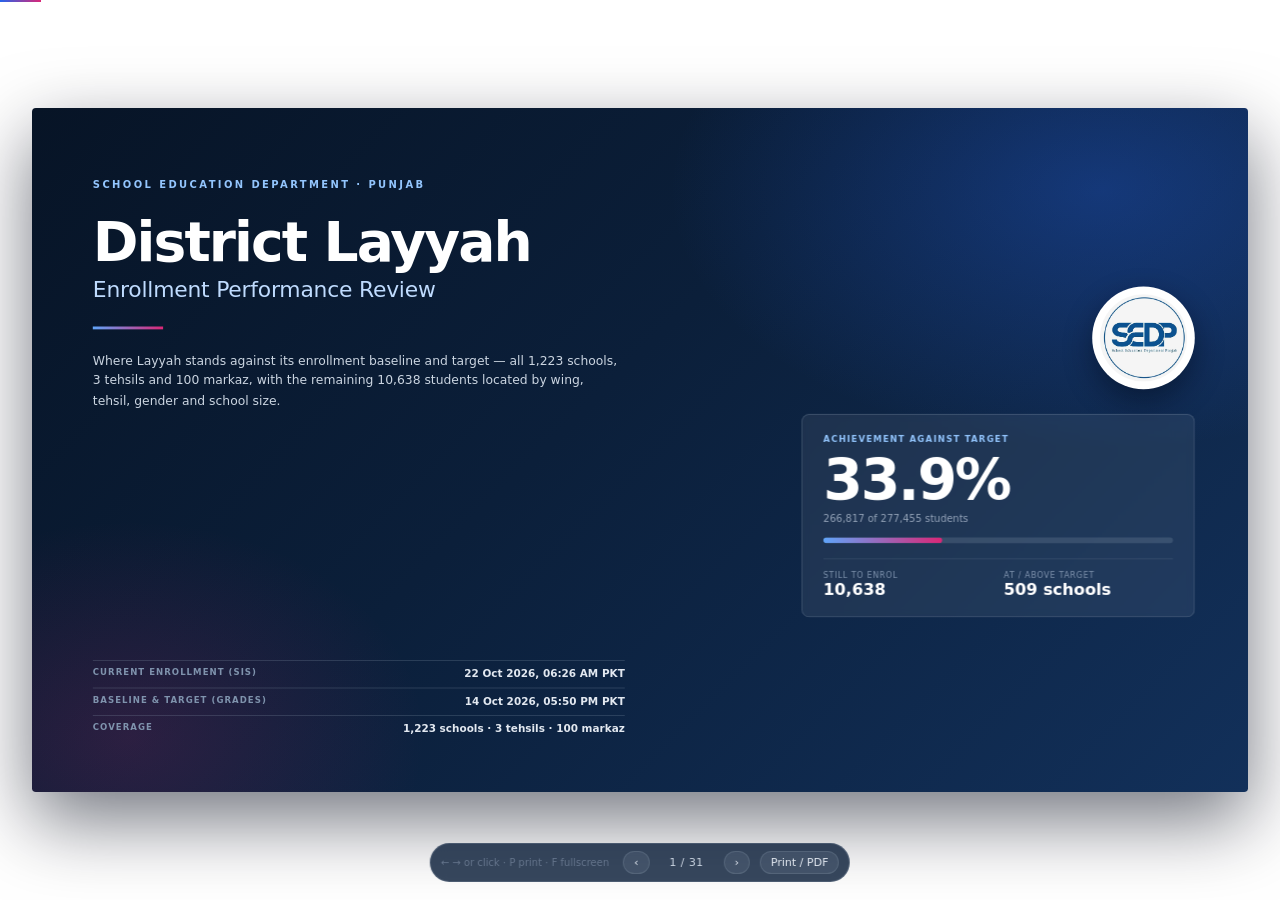
<file: layyah/index.html>
<!doctype html>
<html lang="en">
<head>
<meta charset="utf-8">
<meta name="viewport" content="width=device-width, initial-scale=1">
<title>District Layyah — Enrollment Performance Review | SED Punjab</title>
<meta name="description" content="District Layyah enrollment performance review: 1223 schools, 3 tehsils, 100 markaz, achievement against baseline and target.">
<style>
/* ==========================================================================
   District Layyah enrollment deck — SED Punjab
   Fixed 1280×720 slides, scaled to the viewport; prints one slide per page.
   ========================================================================== */
:root {
  --navy: #0b1f3a;
  --navy-2: #132a4c;
  --ink: #0f172a;
  --slate: #475569;
  --muted: #64748b;
  --line: #e2e8f0;
  --soft: #f1f5f9;
  --bg: #f8fafc;
  --blue: #2563eb;
  --sky: #60a5fa;
  --pink: #db2777;
  --rose: #f472b6;
  --green: #198754;
  --amber: #f59e0b;
  --red: #dc3545;
  --darkred: #b91c1c;
  --indigo: #4f46e5;
  --teal: #0f766e;
}
* { box-sizing: border-box; }
html, body { margin: 0; padding: 0; }
body {
  background: radial-gradient(1200px 700px at 50% 0%, #1c2b45 0%, #0c1523 55%, #070d16 100%);
  font-family: "Inter", "Segoe UI", system-ui, -apple-system, "Helvetica Neue", Arial, sans-serif;
  color: var(--ink);
  -webkit-font-smoothing: antialiased;
  font-variant-numeric: tabular-nums;
  overflow: hidden;
}
#viewport { position: fixed; inset: 0; display: flex; align-items: center; justify-content: center; }
#stage { width: 1280px; height: 720px; position: relative; transform-origin: center center; }
.slide {
  position: absolute; inset: 0;
  width: 1280px; height: 720px;
  background: #fff;
  padding: 40px 52px 46px;
  display: none; flex-direction: column;
  overflow: hidden;
  box-shadow: 0 30px 80px rgba(2, 8, 23, .55);
  border-radius: 4px;
}
.slide.active { display: flex; }
.slide::after {
  content: ""; position: absolute; left: 52px; right: 52px; bottom: 40px; height: 1px;
  background: linear-gradient(90deg, var(--line), rgba(226, 232, 240, .2));
}
.slide.no-foot::after { display: none; }
.foot {
  position: absolute; left: 52px; right: 52px; bottom: 17px;
  display: flex; justify-content: space-between; align-items: center;
  font-size: 9.5px; letter-spacing: .06em; text-transform: uppercase; color: #94a3b8;
}
.foot b { color: var(--slate); font-weight: 600; }
.foot .pg { font-variant-numeric: tabular-nums; letter-spacing: .1em; }

/* ---------------------------------------------------------------- headers */
.kicker {
  font-size: 10.5px; letter-spacing: .18em; text-transform: uppercase;
  color: var(--blue); font-weight: 700; margin-bottom: 7px;
}
h1 {
  font-size: 27px; line-height: 1.14; letter-spacing: -.02em;
  color: var(--navy); font-weight: 800; margin: 0; max-width: 1120px;
}
.sub { font-size: 12.5px; line-height: 1.5; color: var(--muted); margin-top: 6px; max-width: 1080px; }
.body { flex: 1; min-height: 0; margin-top: 15px; display: flex; flex-direction: column; }
.body-inner { width: 100%; transform-origin: top left; }
/* Full-bleed slides manage their own padding, so the body must fill the frame. */
.slide-cover .body, .slide-close .body { margin-top: 0; }
.slide-cover .body-inner, .slide-close .body-inner { height: 100%; }

/* ------------------------------------------------------------- primitives */
.grid2 { display: grid; grid-template-columns: 1fr 1fr; gap: 14px; }
.grid3 { display: grid; grid-template-columns: repeat(3, 1fr); gap: 14px; }
.grid4 { display: grid; grid-template-columns: repeat(4, 1fr); gap: 12px; }
.mt8 { margin-top: 8px; }
.mt10 { margin-top: 10px; } .mt12 { margin-top: 12px; } .mt14 { margin-top: 14px; }
.mt16 { margin-top: 16px; } .mt18 { margin-top: 18px; } .mt24 { margin-top: 24px; }
.split2 { display: grid; grid-template-columns: 1.15fr .85fr; gap: 22px; align-items: start; }
.split-wide { display: grid; grid-template-columns: 1fr 340px; gap: 24px; align-items: start; }
.side { display: flex; flex-direction: column; gap: 10px; }
.sec-h {
  font-size: 10px; letter-spacing: .13em; text-transform: uppercase;
  color: var(--slate); font-weight: 700; margin-bottom: 9px;
}
.note { font-size: 10.5px; line-height: 1.55; color: var(--muted); margin-top: 9px; }
.note b { color: var(--slate); }
.sm { font-size: 10px; color: var(--muted); font-weight: 400; }

/* ------------------------------------------------------------------- KPIs */
.kpi {
  background: #fff; border: 1px solid var(--line); border-left: 3px solid var(--blue);
  border-radius: 5px; padding: 11px 14px 12px;
}
.kpi-lab { font-size: 9.5px; text-transform: uppercase; letter-spacing: .1em; color: var(--muted); font-weight: 700; }
.kpi-val { font-size: 25px; font-weight: 800; color: var(--navy); line-height: 1.15; margin-top: 3px; letter-spacing: -.02em; }
.kpi.big .kpi-val { font-size: 32px; }
.kpi-sub { font-size: 10px; color: var(--muted); margin-top: 3px; line-height: 1.4; }
.tone-blue { border-left-color: var(--blue); }
.tone-pink { border-left-color: var(--pink); }
.tone-green { border-left-color: var(--green); }
.tone-amber { border-left-color: var(--amber); }
.tone-red { border-left-color: var(--red); }
.tone-darkred { border-left-color: var(--darkred); }
.tone-navy { border-left-color: var(--navy); }
.tone-slate { border-left-color: #94a3b8; }
.tone-indigo { border-left-color: var(--indigo); }
.tone-teal { border-left-color: var(--teal); }

/* ---------------------------------------------------------------- callout */
.callout { background: var(--bg); border: 1px solid var(--line); border-radius: 5px; padding: 11px 14px; }
.callout.tone-blue { border-left: 3px solid var(--blue); background: #f8fbff; }
.callout.tone-pink { border-left: 3px solid var(--pink); background: #fff8fb; }
.callout.tone-green { border-left: 3px solid var(--green); background: #f6fdf9; }
.callout.tone-amber { border-left: 3px solid var(--amber); background: #fffdf5; }
.callout.tone-navy { border-left: 3px solid var(--navy); background: #f8fafc; }
.callout.tone-red { border-left: 3px solid var(--red); background: #fff8f8; }
.callout.tone-slate { border-left: 3px solid #94a3b8; }
.co-title { font-size: 11.5px; font-weight: 800; color: var(--navy); margin-bottom: 4px; letter-spacing: -.01em; }
.co-text { font-size: 10.8px; line-height: 1.55; color: var(--slate); }
.co-text b { color: var(--ink); }

/* ------------------------------------------------------------------ facts */
.factbox { border: 1px solid var(--line); border-radius: 5px; overflow: hidden; }
.fb-row { display: flex; justify-content: space-between; align-items: baseline; padding: 7.5px 12px; font-size: 10.8px; border-bottom: 1px solid #eef2f7; }
.fb-row:last-child { border-bottom: none; }
.fb-row:nth-child(odd) { background: #fbfcfe; }
.fb-row span { color: var(--muted); }
.fb-row b { color: var(--navy); font-size: 11.5px; }
.fb-row i { font-style: normal; color: var(--muted); font-weight: 500; }

.stat { border: 1px solid var(--line); border-radius: 5px; padding: 9px 12px; background: #fff; display: flex; justify-content: space-between; align-items: baseline; }
.stat-v { font-size: 17px; font-weight: 800; color: var(--navy); }
.stat-v.blue { color: var(--blue); } .stat-v.pink { color: var(--pink); }
.stat-v.green { color: var(--green); } .stat-v.red { color: var(--red); }
.stat-v.darkred { color: var(--darkred); } .stat-v.amber { color: var(--amber); }
.stat-l { font-size: 9.5px; color: var(--muted); text-transform: uppercase; letter-spacing: .07em; font-weight: 600; }

/* ----------------------------------------------------------------- tables */
.tbl { width: 100%; border-collapse: collapse; font-size: 11px; }
.tbl th {
  text-align: left; font-size: 9px; text-transform: uppercase; letter-spacing: .08em;
  color: var(--muted); font-weight: 700; padding: 6px 7px; border-bottom: 1.5px solid var(--line);
  background: #f8fafc; white-space: nowrap;
}
.tbl td { padding: 6.5px 7px; border-bottom: 1px solid #eef2f7; color: var(--slate); vertical-align: middle; }
.tbl tbody tr:nth-child(even) td { background: #fcfdfe; }
.tbl tbody tr:last-child td { border-bottom: none; }
.tbl td.right, .tbl th.right { text-align: right; }
.tbl td.left, .tbl th.left { text-align: left; }
.tbl td b { color: var(--navy); }
.tbl.compact { font-size: 9.6px; }
.tbl.compact th { padding: 4px 5px; font-size: 8.2px; }
.tbl.compact td { padding: 4.2px 5px; }
.chip { display: inline-block; padding: 2px 6px; border-radius: 3px; font-weight: 700; font-size: 10px; }
.tbl.compact .chip { font-size: 8.8px; padding: 1.5px 4px; }
.rank { display: inline-flex; width: 17px; height: 17px; border-radius: 50%; background: #eef2f7; color: var(--slate); align-items: center; justify-content: center; font-size: 9px; font-weight: 700; }

/* ------------------------------------------------------------------- bars */
.bar-row { display: flex; align-items: center; gap: 10px; }
.bar-lab { font-size: 10.5px; color: var(--slate); font-weight: 600; flex: none; }
.bar-track { flex: 1; background: #f1f5f9; border-radius: 3px; overflow: hidden; }
.bar-fill { height: 100%; border-radius: 3px; }
.bar-val { font-size: 10.5px; font-weight: 700; color: var(--navy); min-width: 58px; text-align: right; flex: none; }

/* ----------------------------------------------------------------- bridge */
.bridge { padding: 30px 10px 0; }
.bridge-track { position: relative; height: 26px; border-radius: 4px; background: #f8fafc; border: 1px solid var(--line); }
.bridge-done { position: absolute; left: 0; top: 0; bottom: 0; background: linear-gradient(90deg, #1e40af, #60a5fa); border-radius: 4px 0 0 4px; }
.bridge-remain { position: absolute; top: 0; bottom: 0; background: repeating-linear-gradient(45deg, #fde68a, #fde68a 5px, #fffbeb 5px, #fffbeb 10px); border-radius: 0 4px 4px 0; }
.bridge-mark { position: absolute; top: -6px; transform: translateX(-50%); }
.bm-dot { display: block; width: 3px; height: 38px; background: var(--navy); border-radius: 2px; margin: 0 auto; }
.bridge-mark.now .bm-dot { background: var(--blue); box-shadow: 0 0 0 3px rgba(37, 99, 235, .16); }
.bridge-mark.end .bm-dot { background: var(--navy); }
.bm-lab { position: absolute; top: 46px; left: 50%; transform: translateX(-50%); text-align: center; font-size: 9.5px; color: var(--muted); white-space: nowrap; line-height: 1.35; }
.bm-lab b { display: block; font-size: 13px; color: var(--navy); }
.bridge-legend { display: flex; gap: 26px; align-items: center; margin-top: 62px; font-size: 10.5px; color: var(--slate); }
.bridge-legend .sw { display: inline-block; width: 26px; height: 10px; border-radius: 2px; margin-right: 7px; vertical-align: -1px; }
.bridge-legend b { color: var(--navy); font-size: 11.5px; }
.bridge-pct { margin-left: auto; font-size: 11px; font-weight: 800; color: var(--blue); }

/* --------------------------------------------------------------- findings */
.findings { display: grid; grid-template-columns: repeat(4, 1fr); gap: 13px; }
.finding { border: 1px solid var(--line); border-top: 3px solid var(--blue); border-radius: 5px; padding: 13px 14px; background: #fff; }
.finding.tone-pink { border-top-color: var(--pink); }
.finding.tone-amber { border-top-color: var(--amber); }
.finding.tone-green { border-top-color: var(--green); }
.f-num { font-size: 30px; font-weight: 800; letter-spacing: -.03em; color: var(--navy); line-height: 1; }
.f-lab { font-size: 10px; font-weight: 700; color: var(--slate); margin-top: 6px; line-height: 1.35; min-height: 27px; }
.f-text { font-size: 10.2px; line-height: 1.5; color: var(--muted); margin-top: 6px; }
.f-text b { color: var(--ink); }

/* ------------------------------------------------------------- group bars */
.gbars { display: flex; gap: 18px; align-items: flex-end; height: 240px; border-bottom: 1px solid var(--line); padding-bottom: 0; }
.gcol { flex: 1; display: flex; flex-direction: column; justify-content: flex-end; align-items: center; height: 100%; }
.gcap { font-size: 9px; color: var(--muted); text-align: center; line-height: 1.25; margin-bottom: 5px; min-height: 22px; }
.gbar { width: 100%; max-width: 62px; flex: 1; display: flex; align-items: flex-end; background: #f8fafc; border-radius: 3px 3px 0 0; }
.gbar span { display: block; width: 100%; border-radius: 3px 3px 0 0; }
.gval { font-size: 10.5px; font-weight: 700; color: var(--navy); margin-top: 5px; }

/* ------------------------------------------------------------------ heat */
.heat-tbl { table-layout: fixed; }
.heat-tbl th { font-size: 9.5px; padding: 7px 9px; text-transform: uppercase; letter-spacing: .06em; }
.heat-tbl th span { display: block; font-size: 8.5px; letter-spacing: 0; text-transform: none; color: #94a3b8; font-weight: 500; margin-top: 2px; }
.heat-tbl tbody th { background: #fff; border-bottom: 1px solid #eef2f7; text-transform: none; font-size: 12px; color: var(--navy); letter-spacing: 0; }
.heat-tbl tbody th span { font-size: 9px; color: var(--muted); margin-top: 3px; }
.heat { text-align: center; vertical-align: middle; padding: 12px 8px !important; }
.h-ach { font-size: 22px; font-weight: 800; letter-spacing: -.02em; }
.h-gap { font-size: 9.5px; color: var(--muted); margin-top: 2px; }

/* --------------------------------------------------------------- wingcard */
.wingcard { border: 1px solid var(--line); border-radius: 6px; padding: 13px 15px; background: #fff; border-top: 3px solid var(--blue); }
.wingcard.tone-pink { border-top-color: var(--pink); }
.wingcard.tone-amber { border-top-color: var(--amber); }
.wc-top { display: flex; align-items: baseline; gap: 7px; }
.wc-code { font-size: 9px; font-weight: 800; letter-spacing: .1em; background: #eef2f7; color: var(--slate); padding: 2px 5px; border-radius: 3px; }
.wc-name { font-size: 11px; font-weight: 700; color: var(--slate); }
.wc-ach { font-size: 34px; font-weight: 800; letter-spacing: -.03em; margin-top: 6px; line-height: 1; }
.wc-sub { font-size: 9.5px; color: var(--muted); margin-top: 3px; }
.wc-bar { height: 5px; background: #f1f5f9; border-radius: 3px; margin: 9px 0 10px; overflow: hidden; }
.wc-bar span { display: block; height: 100%; border-radius: 3px; }
.wc-rows { display: grid; grid-template-columns: 1fr 1fr; gap: 4px 10px; }
.wc-rows div { display: flex; justify-content: space-between; font-size: 9.5px; border-bottom: 1px dotted #eef2f7; padding-bottom: 3px; }
.wc-rows span { color: var(--muted); }
.wc-rows b { color: var(--navy); font-size: 10px; }
.neg { color: var(--red) !important; }

/* ----------------------------------------------------------------- donut */
.donut-wrap { position: relative; display: grid; grid-template-columns: 250px 1fr; gap: 22px; align-items: center; }
.donut { flex: none; }
.donut-centre { position: absolute; left: 0; top: 50%; width: 250px; transform: translateY(-50%); text-align: center; }
.donut-centre b { display: block; font-size: 27px; font-weight: 800; color: var(--navy); letter-spacing: -.03em; }
.donut-centre span { display: block; font-size: 8.5px; text-transform: uppercase; letter-spacing: .1em; color: var(--muted); margin-top: 2px; }
.legend { display: flex; flex-direction: column; gap: 9px; }
.legend div { display: grid; grid-template-columns: 10px 1fr auto; gap: 9px; align-items: center; font-size: 10.5px; color: var(--slate); border-bottom: 1px solid #f1f5f9; padding-bottom: 7px; }
.legend i { width: 10px; height: 10px; border-radius: 2px; }
.legend b { color: var(--navy); font-size: 11.5px; }

/* --------------------------------------------------------------- histo */
.histo { display: flex; align-items: flex-end; gap: 14px; height: 230px; border-bottom: 1px solid var(--line); padding: 0 6px; }
.hcol { flex: 1; display: flex; flex-direction: column; justify-content: flex-end; align-items: center; height: 100%; }
.hbar { width: 100%; flex: 1; display: flex; align-items: flex-end; }
.hbar span { display: block; width: 100%; border-radius: 3px 3px 0 0; }
.hval { font-size: 11px; font-weight: 800; color: var(--navy); margin-top: 5px; }
.hlab { font-size: 9px; color: var(--muted); margin-top: 2px; }

/* -------------------------------------------------------------- strength */
.strength { border: 1px solid var(--line); border-left: 3px solid var(--green); border-radius: 5px; padding: 12px 14px; background: #fff; }
.st-h { font-size: 12px; font-weight: 800; color: var(--navy); margin-bottom: 5px; }
.strength p { font-size: 10.4px; line-height: 1.55; color: var(--slate); margin: 0 0 7px; }
.strength p b { color: var(--ink); }
.st-n { font-size: 9px; text-transform: uppercase; letter-spacing: .07em; color: var(--green); font-weight: 700; }

/* --------------------------------------------------------------- problem */
.problem { border: 1px solid var(--line); border-left: 3px solid var(--red); border-radius: 5px; padding: 12px 15px; background: #fff; margin-bottom: 10px; }
.problem.tone-darkred { border-left-color: var(--darkred); }
.problem.tone-amber { border-left-color: var(--amber); }
.problem.tone-pink { border-left-color: var(--pink); }
.p-top { display: flex; justify-content: space-between; align-items: baseline; }
.p-name { font-size: 12.5px; font-weight: 800; color: var(--navy); }
.p-val { font-size: 21px; font-weight: 800; color: var(--red); letter-spacing: -.02em; }
.problem.tone-amber .p-val { color: var(--amber); }
.problem.tone-pink .p-val { color: var(--pink); }
.problem.tone-darkred .p-val { color: var(--darkred); }
.p-text { font-size: 10.5px; color: var(--slate); line-height: 1.5; margin-top: 2px; }

/* -------------------------------------------------------------- timeline */
.timeline { display: grid; grid-template-columns: repeat(3, 1fr); gap: 18px; position: relative; padding-top: 8px; }
.timeline::before { content: ""; position: absolute; top: 26px; left: 6%; right: 6%; height: 2px; background: linear-gradient(90deg, #bfdbfe, #93c5fd, #2563eb); }
.tl { position: relative; background: #fff; border: 1px solid var(--line); border-radius: 6px; padding: 40px 15px 15px; }
.tl-dot { position: absolute; top: -10px; left: 50%; transform: translateX(-50%); width: 42px; height: 42px; border-radius: 50%; background: var(--navy); color: #fff; display: flex; align-items: center; justify-content: center; font-size: 15px; font-weight: 800; border: 3px solid #fff; box-shadow: 0 0 0 2px #dbeafe; }
.tl:nth-child(2) .tl-dot { background: var(--blue); }
.tl:nth-child(3) .tl-dot { background: var(--teal); }
.tl-h { font-size: 13px; font-weight: 800; color: var(--navy); text-align: center; margin-top: 6px; }
.tl-target { font-size: 10px; font-weight: 700; color: var(--blue); text-align: center; margin: 4px 0 9px; text-transform: uppercase; letter-spacing: .06em; }
.tl ul { margin: 0; padding-left: 15px; }
.tl li { font-size: 10px; line-height: 1.5; color: var(--slate); margin-bottom: 5px; }

/* --------------------------------------------------------------- columns */
.two-col { display: grid; grid-template-columns: 1fr 1fr; gap: 22px; align-items: start; }

/* ----------------------------------------------------------------- cover */
.slide-cover { padding: 0; background: linear-gradient(135deg, #071426 0%, #0b1f3a 45%, #12305a 100%); border-radius: 4px; }
.slide-cover::before {
  content: ""; position: absolute; inset: 0;
  background:
    radial-gradient(700px 420px at 88% 12%, rgba(37, 99, 235, .32), transparent 65%),
    radial-gradient(520px 380px at 8% 92%, rgba(219, 39, 119, .16), transparent 60%);
}
.cover { position: relative; display: grid; grid-template-columns: 1.25fr .75fr; height: 100%; }
.cover-left { padding: 74px 30px 60px 64px; display: flex; flex-direction: column; }
.cover-eyebrow { font-size: 10.5px; letter-spacing: .24em; text-transform: uppercase; color: #93c5fd; font-weight: 700; }
.cover-title { font-size: 58px; line-height: 1; letter-spacing: -.035em; color: #fff; font-weight: 800; margin: 26px 0 0; }
.cover-sub { font-size: 23px; color: #bfdbfe; font-weight: 300; letter-spacing: -.01em; margin-top: 8px; }
.cover-line { width: 74px; height: 3px; background: linear-gradient(90deg, #60a5fa, #db2777); margin: 26px 0 22px; }
.cover-lede { font-size: 13px; line-height: 1.65; color: #cbd5e1; max-width: 560px; margin: 0; }
.cover-meta { margin-top: auto; display: flex; flex-direction: column; gap: 8px; }
.cover-meta div { display: flex; justify-content: space-between; gap: 14px; border-top: 1px solid rgba(148, 163, 184, .22); padding-top: 7px; max-width: 560px; }
.cover-meta span { font-size: 9px; letter-spacing: .12em; text-transform: uppercase; color: #7f93ad; font-weight: 600; }
.cover-meta b { font-size: 11px; color: #e2e8f0; font-weight: 600; text-align: right; }
.cover-right { padding: 64px 56px 60px 10px; display: flex; flex-direction: column; justify-content: center; gap: 26px; }
.cover-badge { width: 108px; height: 108px; border-radius: 50%; background: #fff; padding: 8px; box-shadow: 0 12px 30px rgba(2, 8, 23, .45); align-self: flex-end; }
.cover-badge img { width: 100%; height: 100%; object-fit: contain; border-radius: 50%; }
.cover-hero { background: rgba(255, 255, 255, .07); border: 1px solid rgba(148, 163, 184, .25); border-radius: 8px; padding: 20px 22px 18px; backdrop-filter: blur(4px); }
.ch-lab { font-size: 9px; letter-spacing: .14em; text-transform: uppercase; color: #93c5fd; font-weight: 700; }
.ch-val { font-size: 60px; font-weight: 800; color: #fff; letter-spacing: -.04em; line-height: 1; margin-top: 8px; }
.ch-sub { font-size: 10.5px; color: #94a3b8; margin-top: 5px; }
.ch-bar { height: 6px; background: rgba(148, 163, 184, .22); border-radius: 3px; margin: 14px 0 16px; overflow: hidden; }
.ch-bar span { display: block; height: 100%; background: linear-gradient(90deg, #60a5fa, #db2777); border-radius: 3px; }
.ch-grid { display: grid; grid-template-columns: 1fr 1fr; gap: 12px; border-top: 1px solid rgba(148, 163, 184, .22); padding-top: 12px; }
.ch-grid span { display: block; font-size: 8.5px; letter-spacing: .08em; text-transform: uppercase; color: #7f93ad; }
.ch-grid b { font-size: 17px; color: #fff; font-weight: 800; }

/* ----------------------------------------------------------------- close */
.slide-close { background: linear-gradient(135deg, #071426, #0b1f3a 55%, #12305a); padding: 0; }
.close-wrap { height: 100%; padding: 84px 90px; display: flex; flex-direction: column; color: #e2e8f0; position: relative; }
.close-kicker { font-size: 10px; letter-spacing: .22em; text-transform: uppercase; color: #93c5fd; font-weight: 700; }
.close-text { font-size: 26px; line-height: 1.45; color: #f1f5f9; margin-top: 22px; max-width: 1060px; letter-spacing: -.01em; font-weight: 300; }
.close-text b { color: #fff; font-weight: 700; }
.close-grid { display: flex; gap: 60px; margin-top: auto; }
.close-grid div { border-left: 2px solid rgba(96, 165, 250, .5); padding-left: 16px; }
.close-grid b { display: block; font-size: 38px; font-weight: 800; color: #fff; letter-spacing: -.03em; }
.close-grid span { font-size: 9.5px; text-transform: uppercase; letter-spacing: .12em; color: #93c5fd; }
.close-foot { position: absolute; left: 90px; right: 90px; bottom: 34px; font-size: 9px; letter-spacing: .1em; text-transform: uppercase; color: #64748b; }

/* ------------------------------------------------------------------- nav */
#nav {
  position: fixed; left: 50%; bottom: 18px; transform: translateX(-50%);
  display: flex; align-items: center; gap: 10px; z-index: 50;
  background: rgba(11, 31, 58, .82); border: 1px solid rgba(148, 163, 184, .25);
  padding: 7px 10px; border-radius: 999px; backdrop-filter: blur(8px);
  font-size: 11px; color: #cbd5e1;
}
#nav button {
  background: rgba(148, 163, 184, .14); color: #e2e8f0; border: 1px solid rgba(148, 163, 184, .22);
  border-radius: 999px; padding: 4px 10px; font-size: 11px; cursor: pointer; font-family: inherit;
}
#nav button:hover { background: rgba(96, 165, 250, .28); }
#nav .count { min-width: 54px; text-align: center; font-variant-numeric: tabular-nums; letter-spacing: .04em; }
#nav .hint { color: #64748b; font-size: 10px; margin-right: 4px; }
#progress { position: fixed; left: 0; top: 0; height: 2px; background: linear-gradient(90deg, #2563eb, #db2777); z-index: 60; transition: width .18s ease; }

/* ----------------------------------------------------------------- print */
@page { size: 13.333in 7.5in; margin: 0; }
@media print {
  body { background: #fff; overflow: visible; }
  #viewport, #stage { position: static; display: block; width: auto; height: auto; transform: none !important; }
  .slide {
    display: flex !important; position: relative; inset: auto;
    width: 1280px; height: 720px; box-shadow: none; border-radius: 0;
    break-after: page; page-break-after: always; break-inside: avoid;
    -webkit-print-color-adjust: exact; print-color-adjust: exact;
  }
  .slide:last-child { break-after: auto; page-break-after: auto; }
  #nav, #progress { display: none !important; }
}

/* ------------------------------------------------------- hierarchy (levels) */
.hier { display: flex; align-items: stretch; gap: 6px; }
.hier-step {
  flex: 1; background: #f8fafc; border: 1px solid var(--line); border-radius: 5px;
  padding: 7px 9px; min-width: 0;
}
.hier-step span { display: block; font-size: 7.8px; letter-spacing: .09em; text-transform: uppercase; color: var(--muted); font-weight: 700; }
.hier-step b { display: block; font-size: 11px; color: var(--navy); margin-top: 2px; white-space: nowrap; overflow: hidden; text-overflow: ellipsis; }
.hier-step i { display: block; font-style: normal; font-size: 8.5px; color: var(--muted); margin-top: 1px; }
.hier-arrow { align-self: center; color: #cbd5e1; font-size: 13px; font-weight: 700; flex: none; }

.wc-foot {
  margin-top: 9px; padding-top: 7px; border-top: 1px dashed var(--line);
  font-size: 8.6px; letter-spacing: .03em; color: var(--muted); font-weight: 600;
}

/* ------------------------------------------- secondary wing "one block" strip */
.blockstrip {
  display: grid; grid-template-columns: 130px 96px 1fr auto; align-items: center; gap: 14px;
  border: 1px solid var(--line); border-left: 3px solid var(--teal); border-radius: 5px;
  background: #f6fbfa; padding: 10px 14px;
}
.bs-name { font-size: 10px; font-weight: 800; letter-spacing: .1em; text-transform: uppercase; color: var(--teal); }
.bs-ach { font-size: 24px; font-weight: 800; letter-spacing: -.02em; }
.bs-meta { font-size: 10.5px; color: var(--slate); }
.bs-note { font-size: 9px; color: var(--muted); text-align: right; max-width: 170px; }

</style>
</head>
<body>
<div id="progress" style="width:0"></div>
<div id="viewport"><div id="stage">
<section class="slide slide-cover no-foot"><div class="body"><div class="body-inner">
      <div class="cover">
        <div class="cover-left">
          <div class="cover-eyebrow">School Education Department · Punjab</div>
          <h1 class="cover-title">District Layyah</h1>
          <div class="cover-sub">Enrollment Performance Review</div>
          <div class="cover-line"></div>
          <p class="cover-lede">Where Layyah stands against its enrollment baseline and target — all
          1,223 schools, 3 tehsils and 100 markaz, with the remaining
          10,638 students located by wing, tehsil, gender and school size.</p>
          <div class="cover-meta">
            <div><span>Current enrollment (SIS)</span><b>22 Oct 2026, 06:26 AM PKT</b></div>
            <div><span>Baseline &amp; target (Grades)</span><b>14 Oct 2026, 05:50 PM PKT</b></div>
            <div><span>Coverage</span><b>1,223 schools · 3 tehsils · 100 markaz</b></div>
          </div>
        </div>
        <div class="cover-right">
          <div class="cover-badge"><img src="[data-uri]" alt="SED Punjab"></div>
          <div class="cover-hero">
            <div class="ch-lab">Achievement against target</div>
            <div class="ch-val">33.9%</div>
            <div class="ch-sub">266,817 of 277,455 students</div>
            <div class="ch-bar"><span style="width:33.9%"></span></div>
            <div class="ch-grid">
              <div><span>Still to enrol</span><b>10,638</b></div>
              <div><span>At / above target</span><b>509 schools</b></div>
            </div>
          </div>
        </div>
      </div></div></div></section><section class="slide"><div class="kicker">Executive summary</div><h1>Layyah is growing — just not fast enough to reach its target</h1><div class="sub">One screen for the whole district: 266,817 students enrolled across 1,223 schools, 33.9% of the way to a 277,455 target.</div><div class="body"><div class="body-inner">
        <div class="findings"><div class="finding tone-blue"><div class="f-num">33.9%</div><div class="f-lab">of the target increment achieved</div><div class="f-text">Layyah has added <b>5,451</b> students over baseline but needs another <b>10,638</b>. Two-thirds of the job is still ahead.</div></div><div class="finding tone-pink"><div class="f-num">19.9 pp</div><div class="f-lab">gap between boys' and girls' achievement</div><div class="f-text">Boys are at <b>43.9%</b>, girls at <b>24.0%</b>. Girls account for <b>6,239</b> of the remaining need — 59% of the district total.</div></div><div class="finding tone-amber"><div class="f-num">66%</div><div class="f-lab">of the gap sits in the secondary block</div><div class="f-text">All 200 high schools reported together hold <b>7,011</b> of the 10,638 shortfall at <b>6.8%</b> achievement, against 57.7% across the two elementary wings.</div></div><div class="finding tone-green"><div class="f-num">30%</div><div class="f-lab">of the gap sits in 20 high schools</div><div class="f-text">Twenty mostly-urban high schools hold <b>3,179</b> students of the shortfall. Closing them alone lifts the district from 33.9% to <b>53.6%</b>.</div></div></div>
        <div class="split2 mt16">
          <div class="callout tone-navy"><div class="co-title">The one-line diagnosis</div><div class="co-text">Growth is healthy in elementary schools — and has stalled exactly where the students are. The secondary block is <b>66% of the district gap</b> on 40% of enrollment, and the 27 schools with 800+ students are <b>4.0% below their own baseline</b>. Meanwhile the elementary wings are at 57.7% and Karor Lalisan's elementary tehsil is already at target.</div></div>
          <div class="factbox">
            <div class="fb-row"><span>Schools below baseline</span><b>139 <i>(11.4%)</i></b></div>
            <div class="fb-row"><span>Schools below target</span><b>575 <i>(47.0%)</i></b></div>
            <div class="fb-row"><span>Schools at or above target</span><b>509 <i>(41.6%)</i></b></div>
            <div class="fb-row"><span>Median school achievement</span><b>66.7%</b></div>
            <div class="fb-row"><span>Movement in the latest SIS snapshot</span><b>+133 students</b></div>
          </div>
        </div></div></div><div class="foot"><span>District Layyah · Enrollment Performance Review</span><span>SED Punjab · <b>33.9%</b> of target</span><span class="pg">02 / 31</span></div></section><section class="slide"><div class="kicker">Scope &amp; method</div><h1>What is measured — and what it can and cannot tell you</h1><div class="sub">Every number in this deck is recomputed from the same two snapshots that feed the public dashboard.</div><div class="body"><div class="body-inner">
        <div class="split-wide">
          <div>
            <table class="tbl compact"><colgroup><col style="width:126px"><col style="width:256px"><col style="width:150px"><col style="width:404px"></colgroup><thead><tr><th class="left">Measure</th><th class="left">Source / rule</th><th class="left">Snapshot</th><th class="left">Notes</th></tr></thead><tbody><tr><td class="left">Current enrollment</td><td class="left">SIS school snapshot</td><td class="left">22 Oct 2026, 06:26 AM PKT</td><td class="left">1,223 of 1,223 Layyah schools matched; no Grades fallback used</td></tr><tr><td class="left">Baseline &amp; target</td><td class="left">Grades district export</td><td class="left">14 Oct 2026, 05:50 PM PKT</td><td class="left">School-level baseline and target as published on the dashboard</td></tr><tr><td class="left">Achievement %</td><td class="left">(current − baseline) ÷ (target − baseline) × 100</td><td class="left">—</td><td class="left">Uncapped; computed on summed school values, never an average of school percentages</td></tr><tr><td class="left">School health</td><td class="left">Below baseline / below target / at-or-above target</td><td class="left">—</td><td class="left">Total current enrollment, including “Other”</td></tr><tr><td class="left">Day change</td><td class="left">Current − previous SIS snapshot</td><td class="left">21 → 22 Oct 2026</td><td class="left">SIS-to-SIS movement only; not a term-on-term comparison</td></tr></tbody></table>
            <div class="hier mt14">
              <div class="hier-step"><span>District</span><b>Layyah</b><i>1,223 schools</i></div>
              <div class="hier-arrow">→</div>
              <div class="hier-step"><span>Level 1 · Wing</span><b>M-EE · W-EE · SE</b><i>556 · 467 · 200</i></div>
              <div class="hier-arrow">→</div>
              <div class="hier-step"><span>Level 2 · Tehsil</span><b>3 tehsils</b><i>M-EE and W-EE only</i></div>
              <div class="hier-arrow">→</div>
              <div class="hier-step"><span>Level 3 · Markaz</span><b>100</b><i>57 M-EE · 43 W-EE</i></div>
              <div class="hier-arrow">→</div>
              <div class="hier-step"><span>Level 4 · School</span><b>1,223</b><i>reported individually</i></div>
            </div>
            <div class="note mt8">The secondary wing stops at level 1: its 200 high schools are reported as one district block,
            with no tehsil or markaz layer — which is how this deck reports them.</div>
          </div>
          <div class="side">
            <div class="callout tone-blue"><div class="co-title">Wing first, then tehsil</div><div class="co-text">Because the wing sits above the tehsil, every result in this deck is built the same way: district → wing → (tehsil → markaz for M-EE and W-EE) → school. The secondary block is never averaged into a tehsil figure.</div></div>
            <div class="callout tone-amber"><div class="co-title">Read percentages with care</div><div class="co-text"><b>799</b> schools have a target only 1–10 students above baseline, so a single student can move their percentage by 10–100 points; school-level figures therefore run from −800% to +3,000%. Judge strategy on wing, tehsil and block totals and treat an individual percentage as a screening flag only.</div></div>
            <div class="callout tone-slate"><div class="co-title">Totals</div><div class="co-text">“Total” includes the <b>22</b> students recorded under “Other”, so boys + girls can differ from the total by that amount. The three “Secondary Wing” rows that appear as markaz in the source are wing aggregates, not AEO clusters; they are excluded from the markaz league and replaced by the single secondary block.</div></div>
          </div>
        </div></div></div><div class="foot"><span>District Layyah · Enrollment Performance Review</span><span>SED Punjab · <b>33.9%</b> of target</span><span class="pg">03 / 31</span></div></section><section class="slide"><div class="kicker">District scorecard</div><h1>Layyah at a glance</h1><div class="sub">Current enrollment, the baseline it started from, and the target it is measured against.</div><div class="body"><div class="body-inner">
        <div class="grid4">
          <div class="kpi tone-blue big"><div class="kpi-lab">Current enrollment</div><div class="kpi-val">266,817</div><div class="kpi-sub">Boys 133,785 · Girls 133,010</div></div>
          <div class="kpi tone-slate"><div class="kpi-lab">Baseline</div><div class="kpi-val">261,366</div><div class="kpi-sub">Boys 130,323 · Girls 131,043</div></div>
          <div class="kpi tone-navy"><div class="kpi-lab">Target</div><div class="kpi-val">277,455</div><div class="kpi-sub">Boys 138,206 · Girls 139,249</div></div>
          <div class="kpi tone-amber big"><div class="kpi-lab">Achievement</div><div class="kpi-val">33.9%</div><div class="kpi-sub">of the target increment</div></div>
        </div>
        <div class="grid4 mt16">
          <div class="kpi tone-green"><div class="kpi-lab">Added since baseline</div><div class="kpi-val">+5,451</div><div class="kpi-sub">+2.1% on baseline</div></div>
          <div class="kpi tone-red"><div class="kpi-lab">Still required</div><div class="kpi-val">10,638</div><div class="kpi-sub">+4.0% on current</div></div>
          <div class="kpi tone-pink"><div class="kpi-lab">Girls − boys</div><div class="kpi-val">-775</div><div class="kpi-sub">gender parity index 0.994</div></div>
          <div class="kpi tone-slate"><div class="kpi-lab">Latest movement</div><div class="kpi-val">+133</div><div class="kpi-sub">78 schools up · 37 down</div></div>
        </div>
        <div class="split2 mt16">
          <div class="callout tone-blue"><div class="co-title">Where the district stands</div><div class="co-text">Layyah needs <b>10,638</b> more students to reach 277,455 — 4.1% growth on baseline, of which 2.1% has been delivered. Every 1,000 students recovered is worth <b>6.2 percentage points</b>.</div></div>
          <div class="callout tone-slate"><div class="co-title">What “at target” means</div><div class="co-text">A school is at target when current enrollment reaches its own published target. 509 schools have done so; 575 sit between baseline and target; 139 have fallen below the level they started from.</div></div>
        </div></div></div><div class="foot"><span>District Layyah · Enrollment Performance Review</span><span>SED Punjab · <b>33.9%</b> of target</span><span class="pg">04 / 31</span></div></section><section class="slide"><div class="kicker">Distance to target</div><h1>Two-thirds of the required growth is still outstanding</h1><div class="sub">From 261,366 at baseline to 277,455 at target — 16,089 students in total.</div><div class="body"><div class="body-inner">
        
        <div class="bridge">
          <div class="bridge-track">
            <div class="bridge-done" style="width:37.70%"></div>
            <div class="bridge-remain" style="left:37.70%;width:62.30%"></div>
            <div class="bridge-mark" style="left:11.85%"><span class="bm-dot"></span><span class="bm-lab">Baseline<br><b>261,366</b></span></div><div class="bridge-mark now" style="left:37.70%"><span class="bm-dot"></span><span class="bm-lab">Current<br><b>266,817</b></span></div><div class="bridge-mark" style="left:88.15%"><span class="bm-dot"></span><span class="bm-lab">Target<br><b>277,455</b></span></div>
          </div>
          <div class="bridge-legend">
            <span><i class="sw" style="background:linear-gradient(90deg,#1e40af,#60a5fa)"></i>Added since baseline <b>+5,451</b></span>
            <span><i class="sw" style="background:repeating-linear-gradient(45deg,#fde68a,#fde68a 5px,#fffbeb 5px,#fffbeb 10px)"></i>Still required <b>+10,638</b></span>
            <span class="bridge-pct">33.9% of the target increment achieved</span>
          </div>
        </div>
        <div class="grid3 mt24">
          <div class="kpi tone-green"><div class="kpi-lab">Already delivered</div><div class="kpi-val">5,451</div><div class="kpi-sub">33.9% of the total increment</div></div>
          <div class="kpi tone-red"><div class="kpi-lab">Still required</div><div class="kpi-val">10,638</div><div class="kpi-sub">66.1% of the total increment</div></div>
          <div class="kpi tone-slate"><div class="kpi-lab">Average per school</div><div class="kpi-val">8.7</div><div class="kpi-sub">students still needed across 1,223 schools</div></div>
        </div>
        <div class="split2 mt18">
          <div>
            <div class="sec-h">The remaining 10,638 by gender</div>
            <div class="bar-row" style="margin-bottom:12px"><div class="bar-lab" style="width:80px">Boys</div><div class="bar-track" style="height:18px"><div class="bar-fill" style="width:63.16%;background:#2563eb"></div></div><div class="bar-val">4,421</div></div><div class="bar-row" style="margin-bottom:12px"><div class="bar-lab" style="width:80px">Girls</div><div class="bar-track" style="height:18px"><div class="bar-fill" style="width:89.13%;background:#db2777"></div></div><div class="bar-val">6,239</div></div>
            <div class="note">Girls carry 59% of what is left, although they are 49.9% of current enrollment.</div>
          </div>
          <div>
            <div class="sec-h">The remaining 10,638 by wing</div>
            <div class="bar-row" style="margin-bottom:12px"><div class="bar-lab" style="width:160px">Male Elementary</div><div class="bar-track" style="height:18px"><div class="bar-fill" style="width:23.75%;background:#4f46e5"></div></div><div class="bar-val">1,805</div></div><div class="bar-row" style="margin-bottom:12px"><div class="bar-lab" style="width:160px">Female Elementary</div><div class="bar-track" style="height:18px"><div class="bar-fill" style="width:23.97%;background:#db2777"></div></div><div class="bar-val">1,822</div></div><div class="bar-row" style="margin-bottom:12px"><div class="bar-lab" style="width:160px">Secondary</div><div class="bar-track" style="height:18px"><div class="bar-fill" style="width:92.25%;background:#0f766e"></div></div><div class="bar-val">7,011</div></div>
            <div class="note">Secondary schooling alone accounts for 66% of the shortfall that remains.</div>
          </div>
        </div></div></div><div class="foot"><span>District Layyah · Enrollment Performance Review</span><span>SED Punjab · <b>33.9%</b> of target</span><span class="pg">05 / 31</span></div></section><section class="slide"><div class="kicker">Gender</div><h1>Girls are half the classroom but only a quarter of the progress</h1><div class="sub">Boys are at 43.9% achievement and girls at 24.0% — boys added 3,462 students to girls' 1,967.</div><div class="body"><div class="body-inner">
        <div class="split-wide">
          <div>
            <div class="sec-h">Enrollment by gender — baseline, current, target</div>
            <div class="gbars">
              <div class="gcol"><div class="gcap">Boys baseline</div>
                 <div class="gbar"><span style="height:94.3%;background:#93c5fd"></span></div>
                 <div class="gval">130,323</div></div><div class="gcol"><div class="gcap">Boys current</div>
                 <div class="gbar"><span style="height:96.8%;background:#2563eb"></span></div>
                 <div class="gval">133,785</div></div><div class="gcol"><div class="gcap">Boys target</div>
                 <div class="gbar"><span style="height:100.0%;background:#1e3a8a"></span></div>
                 <div class="gval">138,206</div></div><div class="gcol"><div class="gcap">Girls baseline</div>
                 <div class="gbar"><span style="height:94.1%;background:#f9a8d4"></span></div>
                 <div class="gval">131,043</div></div><div class="gcol"><div class="gcap">Girls current</div>
                 <div class="gbar"><span style="height:95.5%;background:#db2777"></span></div>
                 <div class="gval">133,010</div></div><div class="gcol"><div class="gcap">Girls target</div>
                 <div class="gbar"><span style="height:100.0%;background:#9d174d"></span></div>
                 <div class="gval">139,249</div></div>
            </div>
            <div class="note">Girls started <b>720</b> ahead of boys at baseline and are now
            <b>775</b> behind. The target asks girls to add 8,206 students; they have added 1,967.
            The damage is concentrated in the secondary block (girls -3.9%, boys 17.9%) and in Chaubara's female elementary wing (14.9%).</div>
          </div>
          <div class="side">
            <div class="stat"><div class="stat-v blue">43.9%</div><div class="stat-l">Boys achievement</div></div>
            <div class="stat"><div class="stat-v pink">24.0%</div><div class="stat-l">Girls achievement</div></div>
            <div class="stat"><div class="stat-v pink">-775</div><div class="stat-l">Girls − boys enrollment</div></div>
            <div class="stat"><div class="stat-v ">0.994</div><div class="stat-l">Gender parity index</div></div>
            <div class="stat"><div class="stat-v ">49.9%</div><div class="stat-l">Girls' share of enrollment</div></div>
            <div class="stat"><div class="stat-v pink">6,239</div><div class="stat-l">Girls still needed</div></div>
          </div>
        </div>
        <div class="callout tone-pink"><div class="co-title">Why this is the biggest single lever</div><div class="co-text">If girls had achieved at the boys' rate, the district would be at <b>43.9%</b> instead of 33.9% — a <b>10.0 point</b> difference with no change in boys' performance at all. Every point of girls' enrollment is worth more to the district total than an additional point of boys'.</div></div></div></div><div class="foot"><span>District Layyah · Enrollment Performance Review</span><span>SED Punjab · <b>33.9%</b> of target</span><span class="pg">06 / 31</span></div></section><section class="slide"><div class="kicker">Level 1 · Wings</div><h1>Layyah has three wings — and they are not three copies of each other</h1><div class="sub">Every school belongs to M-EE, W-EE or SE. The two elementary wings run District → Tehsil → Markaz → School; the secondary wing is one district-wide block of high schools.</div><div class="body"><div class="body-inner">
        <div class="grid3">
          <div class="wingcard tone-blue">
            <div class="wc-top"><span class="wc-code">M-EE</span><span class="wc-name">Male Elementary</span></div>
            <div class="wc-ach" style="color:var(--amber)">62.5%</div>
            <div class="wc-sub">556 schools · 88,376 students</div>
            <div class="wc-bar"><span style="width:62%;background:var(--amber)"></span></div>
            <div class="wc-rows">
              <div><span>Baseline</span><b>85,370</b></div>
              <div><span>Target</span><b>90,181</b></div>
              <div><span>Added</span><b>+3,006</b></div>
              <div><span>Still needed</span><b class="neg">1,805</b></div>
              <div><span>Girls</span><b>26,635 (30%)</b></div>
              <div><span>Below baseline</span><b>51 schools</b></div>
            </div>
            <div class="wc-foot">3 tehsils · 57 markaz</div>
            </div><div class="wingcard tone-pink">
            <div class="wc-top"><span class="wc-code">W-EE</span><span class="wc-name">Female Elementary</span></div>
            <div class="wc-ach" style="color:var(--amber)">51.5%</div>
            <div class="wc-sub">467 schools · 71,603 students</div>
            <div class="wc-bar"><span style="width:52%;background:var(--amber)"></span></div>
            <div class="wc-rows">
              <div><span>Baseline</span><b>69,667</b></div>
              <div><span>Target</span><b>73,425</b></div>
              <div><span>Added</span><b>+1,936</b></div>
              <div><span>Still needed</span><b class="neg">1,822</b></div>
              <div><span>Girls</span><b>53,925 (75%)</b></div>
              <div><span>Below baseline</span><b>49 schools</b></div>
            </div>
            <div class="wc-foot">3 tehsils · 43 markaz</div>
            </div><div class="wingcard tone-amber">
            <div class="wc-top"><span class="wc-code">SE</span><span class="wc-name">Secondary</span></div>
            <div class="wc-ach" style="color:var(--red)">6.8%</div>
            <div class="wc-sub">200 schools · 106,838 students</div>
            <div class="wc-bar"><span style="width:7%;background:var(--red)"></span></div>
            <div class="wc-rows">
              <div><span>Baseline</span><b>106,329</b></div>
              <div><span>Target</span><b>113,849</b></div>
              <div><span>Added</span><b>+509</b></div>
              <div><span>Still needed</span><b class="neg">7,011</b></div>
              <div><span>Girls</span><b>52,450 (49%)</b></div>
              <div><span>Below baseline</span><b>39 schools</b></div>
            </div>
            <div class="wc-foot">one district block · no tehsil or markaz layer</div>
            </div>
        </div>
        <div class="split2 mt18">
          <div>
            <div class="sec-h">Share of the district's remaining need</div>
            <div class="bar-row" style="margin-bottom:12px"><div class="bar-lab" style="width:160px">Male Elementary</div><div class="bar-track" style="height:20px"><div class="bar-fill" style="width:24.24%;background:#4f46e5"></div></div><div class="bar-val">17%</div></div><div class="bar-row" style="margin-bottom:12px"><div class="bar-lab" style="width:160px">Female Elementary</div><div class="bar-track" style="height:20px"><div class="bar-fill" style="width:24.47%;background:#db2777"></div></div><div class="bar-val">17%</div></div><div class="bar-row" style="margin-bottom:12px"><div class="bar-lab" style="width:160px">Secondary</div><div class="bar-track" style="height:20px"><div class="bar-fill" style="width:94.15%;background:#0f766e"></div></div><div class="bar-val">66%</div></div>
            <div class="note">Elementary wings need 3,627 more students between them — 34% of the gap, a
            2.3% lift on 159,979 students. The secondary block needs 7,011, a
            6.6% lift on 106,838.</div>
          </div>
          <div class="callout tone-navy"><div class="co-title">Why the wing comes before the tehsil</div><div class="co-text">M-EE and W-EE are field structures: each is divided into the three tehsils and then into AEO markaz, so their results are read tehsil by tehsil. Secondary is a <b>single block of 200 high schools</b> — it has no tehsil or markaz layer in the reporting hierarchy, so it is presented here once, as a district block, and never split tehsil-wise.</div></div>
        </div></div></div><div class="foot"><span>District Layyah · Enrollment Performance Review</span><span>SED Punjab · <b>33.9%</b> of target</span><span class="pg">07 / 31</span></div></section><section class="slide"><div class="kicker">Level 1 · Secondary block</div><h1>The secondary wing is one block of 200 high schools — and it holds 66% of the gap</h1><div class="sub">Reported together as a district block, exactly as it is administered: no tehsil split, no markaz split.</div><div class="body"><div class="body-inner">
        <div class="grid4">
          <div class="kpi tone-amber"><div class="kpi-lab">High schools</div><div class="kpi-val">200</div><div class="kpi-sub">101 girls' · 99 boys'</div></div>
          <div class="kpi tone-blue big"><div class="kpi-lab">Current enrollment</div><div class="kpi-val">106,838</div><div class="kpi-sub">Boys 54,381 · Girls 52,450</div></div>
          <div class="kpi tone-red big"><div class="kpi-lab">Achievement</div><div class="kpi-val">6.8%</div><div class="kpi-sub">median school 10.4%</div></div>
          <div class="kpi tone-darkred"><div class="kpi-lab">Still needed</div><div class="kpi-val">7,011</div><div class="kpi-sub">66% of the district gap</div></div>
        </div>
        <div class="split-wide mt14">
          <div>
            <div class="sec-h">High schools by size</div>
            <table class="tbl compact"><colgroup><col style="width:110px"><col style="width:70px"><col style="width:86px"><col style="width:106px"><col style="width:72px"><col style="width:132px"></colgroup><thead><tr><th class="left">Size band</th><th class="right">Schools</th><th class="right">Students</th><th class="right">Achievement</th><th class="right">Gap</th><th class="right">Share of block gap</th></tr></thead><tbody><tr><td class="left"><b>under 200</b></td><td class="right">4</td><td class="right">675</td><td class="right"><span class="chip" style="background:var(--red)1a;color:var(--red)">39.4%</span></td><td class="right">20</td><td class="right">0.3%</td></tr><tr><td class="left"><b>200–400</b></td><td class="right">68</td><td class="right">20,903</td><td class="right"><span class="chip" style="background:var(--red)1a;color:var(--red)">17.2%</span></td><td class="right">989</td><td class="right">14.1%</td></tr><tr><td class="left"><b>400–800</b></td><td class="right">101</td><td class="right">53,670</td><td class="right"><span class="chip" style="background:var(--red)1a;color:var(--red)">12.5%</span></td><td class="right">2,889</td><td class="right">41.2%</td></tr><tr><td class="left"><b>800+</b></td><td class="right">27</td><td class="right">31,590</td><td class="right"><span class="chip" style="background:var(--darkred)1a;color:var(--darkred)">-4.0%</span></td><td class="right">3,113</td><td class="right">44.4%</td></tr></tbody></table>
            <div class="sec-h mt12">Largest shortfalls inside the block</div>
            <table class="tbl compact"><colgroup><col style="width:250px"><col style="width:76px"><col style="width:66px"><col style="width:70px"></colgroup><thead><tr><th class="left">High school</th><th class="right">Current</th><th class="right">Gap</th><th class="right">Ach.</th></tr></thead><tbody><tr><td class="left">GGHS CHOWK AZAM</td><td class="right">2,392</td><td class="right">395</td><td class="right"><span class="chip" style="background:var(--darkred)1a;color:var(--darkred)">-8.5%</span></td></tr><tr><td class="left">GGHS MODEL LAYYAH</td><td class="right">1,087</td><td class="right">275</td><td class="right"><span class="chip" style="background:var(--darkred)1a;color:var(--darkred)">-21.7%</span></td></tr><tr><td class="left">GGHS KAROR</td><td class="right">1,801</td><td class="right">248</td><td class="right"><span class="chip" style="background:var(--darkred)1a;color:var(--darkred)">-6.4%</span></td></tr><tr><td class="left">GHSS JAMAN SHAH</td><td class="right">870</td><td class="right">246</td><td class="right"><span class="chip" style="background:var(--darkred)1a;color:var(--darkred)">-70.8%</span></td></tr><tr><td class="left">GHS FATEH PUR</td><td class="right">1,625</td><td class="right">190</td><td class="right"><span class="chip" style="background:var(--darkred)1a;color:var(--darkred)">-29.3%</span></td></tr><tr><td class="left">GGHSS LADHANA</td><td class="right">1,297</td><td class="right">175</td><td class="right"><span class="chip" style="background:var(--darkred)1a;color:var(--darkred)">-44.6%</span></td></tr><tr><td class="left">GHS KAROR NO. 1</td><td class="right">1,097</td><td class="right">165</td><td class="right"><span class="chip" style="background:var(--darkred)1a;color:var(--darkred)">-101.2%</span></td></tr><tr><td class="left">GHS MC LAYYAH</td><td class="right">1,154</td><td class="right">160</td><td class="right"><span class="chip" style="background:var(--red)1a;color:var(--red)">8.0%</span></td></tr></tbody></table>
          </div>
          <div class="side">
            <div class="stat"><div class="stat-v blue">17.9%</div><div class="stat-l">Boys achievement</div></div>
            <div class="stat"><div class="stat-v darkred">-3.9%</div><div class="stat-l">Girls achievement</div></div>
            <div class="stat"><div class="stat-v pink">4,031</div><div class="stat-l">Girls still needed</div></div>
            <div class="stat"><div class="stat-v red">39 schools</div><div class="stat-l">Below baseline</div></div>
            <div class="callout tone-amber"><div class="co-title">Read this block as a whole</div><div class="co-text">Baseline 106,329 → current 106,838 → target 113,849: the block has added only <b>+509</b> of the 7,520 it needs. The 27 schools with 800+ students are 30% of the block's enrollment and hold 44% of its gap.</div></div>
          </div>
        </div></div></div><div class="foot"><span>District Layyah · Enrollment Performance Review</span><span>SED Punjab · <b>33.9%</b> of target</span><span class="pg">08 / 31</span></div></section><section class="slide"><div class="kicker">Level 2 · Tehsils</div><h1>Within the elementary wings: Karor Lalisan is at target, Layyah carries the elementary shortfall</h1><div class="sub">M-EE and W-EE only — 1,023 schools, 159,979 students and 100 markaz. The secondary block is added below for reconciliation, not compared tehsil-wise.</div><div class="body"><div class="body-inner">
        <div class="split-wide">
          <div>
            <table class="tbl "><colgroup><col style="width:128px"><col style="width:62px"><col style="width:58px"><col style="width:80px"><col style="width:92px"><col style="width:92px"><col style="width:70px"><col style="width:118px"></colgroup><thead><tr><th class="left">Tehsil (elementary)</th><th class="right">Schools</th><th class="right">Markaz</th><th class="right">Current</th><th class="right">Achievement</th><th class="right">Below baseline</th><th class="right">Gap</th><th class="right">Share of elementary gap</th></tr></thead><tbody><tr><td class="left"><b>Layyah</b></td><td class="right">495</td><td class="right">44</td><td class="right">75,014</td><td class="right"><span class="chip" style="background:var(--red)1a;color:var(--red)">40.4%</span></td><td class="right">57</td><td class="right">2,619</td><td class="right">72%</td></tr><tr><td class="left"><b>Karor Lalisan</b></td><td class="right">368</td><td class="right">34</td><td class="right">60,437</td><td class="right"><span class="chip" style="background:var(--blue)1a;color:var(--blue)">99.3%</span></td><td class="right">18</td><td class="right">16</td><td class="right">0%</td></tr><tr><td class="left"><b>Chaubara</b></td><td class="right">160</td><td class="right">22</td><td class="right">24,528</td><td class="right"><span class="chip" style="background:var(--red)1a;color:var(--red)">48.3%</span></td><td class="right">25</td><td class="right">992</td><td class="right">27%</td></tr><tr><td class="left"><b>Elementary wings</b></td><td class="right"><b>1,023</b></td><td class="right"><b>100</b></td><td class="right"><b>159,979</b></td><td class="right"><span class="chip" style="background:var(--amber)1a;color:var(--amber)">57.7%</span></td><td class="right"><b>100</b></td><td class="right"><b>3,627</b></td><td class="right"><b>100%</b></td></tr><tr><td class="left"><b>Secondary block</b></td><td class="right"><b>200</b></td><td class="right"><b>—</b></td><td class="right"><b>106,838</b></td><td class="right"><span class="chip" style="background:var(--red)1a;color:var(--red)">6.8%</span></td><td class="right"><b>39</b></td><td class="right"><b>7,011</b></td><td class="right"><b>66% of district</b></td></tr></tbody></table>
            <div class="mt18 sec-h">Achievement against target — elementary wings by tehsil</div>
            <div class="bar-row" style="margin-bottom:12px"><div class="bar-lab" style="width:112px">Layyah</div><div class="bar-track" style="height:20px"><div class="bar-fill" style="width:36.69%;background:#2563eb"></div></div><div class="bar-val">40.4%</div></div><div class="bar-row" style="margin-bottom:12px"><div class="bar-lab" style="width:112px">Karor Lalisan</div><div class="bar-track" style="height:20px"><div class="bar-fill" style="width:90.26%;background:#198754"></div></div><div class="bar-val">99.3%</div></div><div class="bar-row" style="margin-bottom:12px"><div class="bar-lab" style="width:112px">Chaubara</div><div class="bar-track" style="height:20px"><div class="bar-fill" style="width:43.94%;background:#db2777"></div></div><div class="bar-val">48.3%</div></div>
            <div class="note">Karor Lalisan (60,437 elementary students) is effectively at target on both wings.
            Layyah tehsil (75,014) needs 2,619 — 72% of the elementary gap.
            Chaubara (24,528) needs 992.</div>
          </div>
          <div class="side">
            <div class="callout tone-blue"><div class="co-title">Layyah</div><div class="co-text">2,619 of the 3,627 elementary shortfall, spread over 495 schools in 44 markaz. Achievement 40.4%; 57 schools below baseline. M-EE 43.0% vs W-EE 37.4%.</div></div>
            <div class="callout tone-green"><div class="co-title">Karor Lalisan</div><div class="co-text">The strongest tehsil at 99.3% — M-EE 101.0% and W-EE 97.5% — needing only 16 more students across 368 schools. Its 18 markaz at target are the district's model.</div></div>
            <div class="callout tone-pink"><div class="co-title">Chaubara</div><div class="co-text">24,528 students and 992 needed. Its male elementary wing is reasonable (62.9%); its female wing (6,050 students across 45 schools) is at 14.9%, the weakest cell in the district.</div></div>
          </div>
        </div></div></div><div class="foot"><span>District Layyah · Enrollment Performance Review</span><span>SED Punjab · <b>33.9%</b> of target</span><span class="pg">09 / 31</span></div></section><section class="slide"><div class="kicker">Level 2 · Tehsil × wing</div><h1>Both elementary wings follow the same geography: Karor is solid, Layyah is behind, Chaubara's girls' wing is the outlier</h1><div class="sub">M-EE and W-EE are the only wings with a tehsil layer. The secondary wing is shown separately at the bottom, as one block.</div><div class="body"><div class="body-inner">
        <table class="tbl heat-tbl"><thead><tr><th></th><th>Layyah<span>495 schools · needs 2,619</span></th><th>Karor Lalisan<span>368 schools · needs 16</span></th><th>Chaubara<span>160 schools · needs 992</span></th></tr></thead><tbody><tr><th>M-EE <span>Male Elementary</span></th><td class="heat" style="background:var(--red)12"><div class="h-ach" style="color:var(--red)">43.0%</div><div class="h-gap">250 schools · needs 1,321</div></td><td class="heat" style="background:var(--green)12"><div class="h-ach" style="color:var(--green)">101.0%</div><div class="h-gap">191 schools · surplus 11</div></td><td class="heat" style="background:var(--amber)12"><div class="h-ach" style="color:var(--amber)">62.9%</div><div class="h-gap">115 schools · needs 495</div></td></tr><tr><th>W-EE <span>Female Elementary</span></th><td class="heat" style="background:var(--red)12"><div class="h-ach" style="color:var(--red)">37.4%</div><div class="h-gap">245 schools · needs 1,298</div></td><td class="heat" style="background:var(--blue)12"><div class="h-ach" style="color:var(--blue)">97.5%</div><div class="h-gap">177 schools · needs 27</div></td><td class="heat" style="background:var(--red)12"><div class="h-ach" style="color:var(--red)">14.9%</div><div class="h-gap">45 schools · needs 497</div></td></tr></tbody></table>
        <div class="sec-h mt16">Secondary wing — reported as one district block, not by tehsil</div>
        <div class="blockstrip">
          <div class="bs-name">SE · Secondary</div>
          <div class="bs-ach" style="color:var(--red)">6.8%</div>
          <div class="bs-meta">200 high schools · 106,838 students · needs 7,011 (66% of the district gap)</div>
          <div class="bs-note">No tehsil or markaz layer in the reporting hierarchy</div>
        </div>
        <div class="grid3 mt14">
          <div class="kpi tone-green"><div class="kpi-lab">Karor Lalisan · elementary</div><div class="kpi-val">99.3%</div><div class="kpi-sub">needs only 16 students across 368 schools</div></div>
          <div class="kpi tone-amber"><div class="kpi-lab">Layyah · elementary</div><div class="kpi-val">40.4%</div><div class="kpi-sub">needs 2,619 — 72% of the elementary gap</div></div>
          <div class="kpi tone-darkred"><div class="kpi-lab">Chaubara · girls' wing</div><div class="kpi-val">14.9%</div><div class="kpi-sub">6,050 students across 45 schools — the weakest cell in the district</div></div>
        </div></div></div><div class="foot"><span>District Layyah · Enrollment Performance Review</span><span>SED Punjab · <b>33.9%</b> of target</span><span class="pg">10 / 31</span></div></section><section class="slide"><div class="kicker">Level 4 · School health</div><h1>509 of 1,223 schools have met their target — and 139 have slipped below baseline</h1><div class="sub">Each school is counted once, using total current enrollment against its own baseline and target.</div><div class="body"><div class="body-inner">
        <div class="split-wide">
          <div class="donut-wrap">
            <svg class="donut" width="250" height="250" viewBox="0 0 250 250"><circle cx="125.0" cy="125.0" r="106.0" fill="none" stroke="#eef2f7" stroke-width="38"/><circle cx="125.0" cy="125.0" r="106.0" fill="none" stroke="#dc3545" stroke-width="38" stroke-dasharray="73.70 592.32" stroke-dashoffset="-0.00" transform="rotate(-90 125.0 125.0)"/><circle cx="125.0" cy="125.0" r="106.0" fill="none" stroke="#f59e0b" stroke-width="38" stroke-dasharray="311.13 354.89" stroke-dashoffset="-75.70" transform="rotate(-90 125.0 125.0)"/><circle cx="125.0" cy="125.0" r="106.0" fill="none" stroke="#198754" stroke-width="38" stroke-dasharray="275.19 390.83" stroke-dashoffset="-388.83" transform="rotate(-90 125.0 125.0)"/></svg>
            <div class="donut-centre"><b>33.9%</b><span>district achievement</span></div>
            <div class="legend">
              <div><i style="background:#dc3545"></i><span>Below baseline</span><b>139 · 11.4%</b></div>
              <div><i style="background:#f59e0b"></i><span>Below target</span><b>575 · 47.0%</b></div>
              <div><i style="background:#198754"></i><span>At or above target</span><b>509 · 41.6%</b></div>
              <div><i style="background:#cbd5e1"></i><span>Total schools</span><b>1,223 · 100%</b></div>
            </div>
          </div>
          <div class="side">
            <div class="callout tone-blue"><div class="co-title">A tale of two school systems</div><div class="co-text"><b>509</b> schools (42%) are at or above target and the median school sits at <b>66.7%</b>. Yet the district is at 33.9%. The distance between those two numbers is the whole story: the schools that are behind are also the schools with the most students.</div></div>
            <div class="factbox">
              <div class="fb-row"><span>Below baseline by wing</span><b>M-EE 51 · W-EE 49 · SE 39</b></div>
              <div class="fb-row"><span>Below baseline in Layyah tehsil</span><b>57 of 495</b></div>
              <div class="fb-row"><span>Below baseline in Chaubara</span><b>25 of 160 (16%)</b></div>
              <div class="fb-row"><span>Schools needing 100+ students</span><b>13</b></div>
            </div>
          </div>
        </div></div></div><div class="foot"><span>District Layyah · Enrollment Performance Review</span><span>SED Punjab · <b>33.9%</b> of target</span><span class="pg">11 / 31</span></div></section><section class="slide"><div class="kicker">Level 4 · Distribution</div><h1>Most schools are close to target — the district average is dragged down by a heavy tail</h1><div class="sub">Achievement is uncapped, so schools far above target and schools far below it both pull on the mean.</div><div class="body"><div class="body-inner">
        <div class="split-wide">
          <div>
            <div class="sec-h">Schools by achievement band</div>
            <div class="histo">
              <div class="hcol"><div class="hbar"><span style="height:27.3%;background:#dc3545"></span></div>
                 <div class="hval">139</div><div class="hlab">below 0%</div></div><div class="hcol"><div class="hbar"><span style="height:58.9%;background:#f59e0b"></span></div>
                 <div class="hval">300</div><div class="hlab">0–25%</div></div><div class="hcol"><div class="hbar"><span style="height:20.2%;background:#f59e0b"></span></div>
                 <div class="hval">103</div><div class="hlab">25–50%</div></div><div class="hcol"><div class="hbar"><span style="height:19.4%;background:#2563eb"></span></div>
                 <div class="hval">99</div><div class="hlab">50–75%</div></div><div class="hcol"><div class="hbar"><span style="height:14.3%;background:#2563eb"></span></div>
                 <div class="hval">73</div><div class="hlab">75–100%</div></div><div class="hcol"><div class="hbar"><span style="height:100.0%;background:#198754"></span></div>
                 <div class="hval">509</div><div class="hlab">100%+</div></div>
            </div>
            <div class="note">509 schools (41.6%) have reached or passed their target; 139 (11.4%) have fallen below baseline. The 403 schools in the 0–50% band are where most of the remaining 10,638 sits.</div>
          </div>
          <div class="side">
            <div class="stat"><div class="stat-v blue">66.7%</div><div class="stat-l">Median school</div></div>
            <div class="stat"><div class="stat-v amber">33.9%</div><div class="stat-l">Enrollment-weighted district</div></div>
            <div class="stat"><div class="stat-v ">3,000% / −800%</div><div class="stat-l">Highest / lowest school</div></div>
            <div class="callout tone-slate"><div class="co-title">Why the median is not the district</div><div class="co-text">Half of Layyah's schools are above 66.7%; the district as a whole is at 33.9%. Enrollment-weighted achievement is lower because the large schools — the ones with hundreds of students — are the ones not keeping pace. Reporting only the median would flatter the district; reporting only the total would hide 509 genuinely successful schools.</div></div>
          </div>
        </div></div></div><div class="foot"><span>District Layyah · Enrollment Performance Review</span><span>SED Punjab · <b>33.9%</b> of target</span><span class="pg">12 / 31</span></div></section><section class="slide"><div class="kicker">Level 4 · Concentration</div><h1>Where the 10,638 missing students actually are</h1><div class="sub">Sort Layyah's schools by size and the shortfall stops looking like a district-wide problem and starts looking like a list.</div><div class="body"><div class="body-inner">
        <div class="split-wide">
          <div>
            <table class="tbl "><colgroup><col style="width:86px"><col style="width:60px"><col style="width:56px"><col style="width:76px"><col style="width:92px"><col style="width:90px"><col style="width:66px"><col style="width:82px"></colgroup><thead><tr><th class="left">School size</th><th class="right">Schools</th><th class="right">Share</th><th class="right">Students</th><th class="right">Achievement</th><th class="right">Median school</th><th class="right">Gap</th><th class="right">Share of gap</th></tr></thead><tbody><tr><td class="left"><b>0–50</b></td><td class="right">12</td><td class="right">1.0%</td><td class="right">439</td><td class="right"><span class="chip" style="background:var(--amber)1a;color:var(--amber)">75.0%</span></td><td class="right">62.5%</td><td class="right">10</td><td class="right">0%</td></tr><tr><td class="left"><b>50–100</b></td><td class="right">76</td><td class="right">6.2%</td><td class="right">5,619</td><td class="right"><span class="chip" style="background:var(--darkred)1a;color:var(--darkred)">-59.8%</span></td><td class="right">26.8%</td><td class="right">588</td><td class="right">6%</td></tr><tr><td class="left"><b>100–200</b></td><td class="right">720</td><td class="right">58.9%</td><td class="right">96,111</td><td class="right"><span class="chip" style="background:var(--amber)1a;color:var(--amber)">57.4%</span></td><td class="right">80.0%</td><td class="right">2,224</td><td class="right">21%</td></tr><tr><td class="left"><b>200–400</b></td><td class="right">280</td><td class="right">22.9%</td><td class="right">76,220</td><td class="right"><span class="chip" style="background:var(--amber)1a;color:var(--amber)">56.5%</span></td><td class="right">81.2%</td><td class="right">1,739</td><td class="right">16%</td></tr><tr><td class="left"><b>400–800</b></td><td class="right">108</td><td class="right">8.8%</td><td class="right">56,838</td><td class="right"><span class="chip" style="background:var(--red)1a;color:var(--red)">14.6%</span></td><td class="right">8.6%</td><td class="right">2,964</td><td class="right">28%</td></tr><tr><td class="left"><b>800+</b></td><td class="right">27</td><td class="right">2.2%</td><td class="right">31,590</td><td class="right"><span class="chip" style="background:var(--darkred)1a;color:var(--darkred)">-4.0%</span></td><td class="right">2.2%</td><td class="right">3,113</td><td class="right">29%</td></tr></tbody></table>
            <div class="note">The 135 schools with 400+ students are 11% of schools, 33% of enrollment and <b>57%</b> of the gap. The 27 schools with 800+ students are 2.2% of schools and hold <b>29%</b> of the gap at an achievement rate of <b>-4.0%</b>.</div>
          </div>
          <div class="side">
            <div class="stat"><div class="stat-v red">30%</div><div class="stat-l">Of the gap · top 20 schools</div></div>
            <div class="stat"><div class="stat-v amber">48%</div><div class="stat-l">Of the gap · top 50 schools</div></div>
            <div class="stat"><div class="stat-v green">53.6%</div><div class="stat-l">District achievement if the top 20 close</div></div>
            <div class="callout tone-navy"><div class="co-title">What this means for management</div><div class="co-text">A universal campaign would spend most of its energy on schools already at target. Concentrating the next quarter on the 55 schools that each need more than 50 students — and on the 27 schools with 800+ students — moves the district further than any district-wide intervention.</div></div>
          </div>
        </div></div></div><div class="foot"><span>District Layyah · Enrollment Performance Review</span><span>SED Punjab · <b>33.9%</b> of target</span><span class="pg">13 / 31</span></div></section><section class="slide"><div class="kicker">Level 4 · Priority schools</div><h1>The 20 schools that decide the district's result</h1><div class="sub">Together they need 3,179 students — 30% of the district gap — and all 20 sit in the secondary block.</div><div class="body"><div class="body-inner"><table class="tbl compact"><colgroup><col style="width:470px"><col style="width:120px"><col style="width:56px"><col style="width:84px"><col style="width:84px"><col style="width:70px"><col style="width:90px"><col style="width:94px"></colgroup><thead><tr><th class="left">School (EMIS name)</th><th class="right">Tehsil</th><th class="right">Wing</th><th class="right">Current</th><th class="right">Target</th><th class="right">Gap</th><th class="right">vs baseline</th><th class="right">Achievement</th></tr></thead><tbody><tr><td class="left">GGHS CHOWK AZAM</td><td class="right">Layyah</td><td class="right">SE</td><td class="right">2,392</td><td class="right">2,787</td><td class="right">395</td><td class="right">-31</td><td class="right"><span class="chip" style="background:var(--darkred)1a;color:var(--darkred)">-8.5%</span></td></tr><tr><td class="left">GGHS MODEL LAYYAH</td><td class="right">Layyah</td><td class="right">SE</td><td class="right">1,087</td><td class="right">1,362</td><td class="right">275</td><td class="right">-49</td><td class="right"><span class="chip" style="background:var(--darkred)1a;color:var(--darkred)">-21.7%</span></td></tr><tr><td class="left">GGHS KAROR</td><td class="right">Karor Lalisan</td><td class="right">SE</td><td class="right">1,801</td><td class="right">2,049</td><td class="right">248</td><td class="right">-15</td><td class="right"><span class="chip" style="background:var(--darkred)1a;color:var(--darkred)">-6.4%</span></td></tr><tr><td class="left">GHSS JAMAN SHAH</td><td class="right">Layyah</td><td class="right">SE</td><td class="right">870</td><td class="right">1,116</td><td class="right">246</td><td class="right">-102</td><td class="right"><span class="chip" style="background:var(--darkred)1a;color:var(--darkred)">-70.8%</span></td></tr><tr><td class="left">GHS FATEH PUR</td><td class="right">Karor Lalisan</td><td class="right">SE</td><td class="right">1,625</td><td class="right">1,815</td><td class="right">190</td><td class="right">-43</td><td class="right"><span class="chip" style="background:var(--darkred)1a;color:var(--darkred)">-29.3%</span></td></tr><tr><td class="left">GGHSS LADHANA</td><td class="right">Layyah</td><td class="right">SE</td><td class="right">1,297</td><td class="right">1,472</td><td class="right">175</td><td class="right">-54</td><td class="right"><span class="chip" style="background:var(--darkred)1a;color:var(--darkred)">-44.6%</span></td></tr><tr><td class="left">GHS KAROR NO. 1</td><td class="right">Karor Lalisan</td><td class="right">SE</td><td class="right">1,097</td><td class="right">1,262</td><td class="right">165</td><td class="right">-83</td><td class="right"><span class="chip" style="background:var(--darkred)1a;color:var(--darkred)">-101.2%</span></td></tr><tr><td class="left">GHS MC LAYYAH</td><td class="right">Layyah</td><td class="right">SE</td><td class="right">1,154</td><td class="right">1,314</td><td class="right">160</td><td class="right">+14</td><td class="right"><span class="chip" style="background:var(--red)1a;color:var(--red)">8.0%</span></td></tr><tr><td class="left">GGHSS PAHAR PUR</td><td class="right">Layyah</td><td class="right">SE</td><td class="right">747</td><td class="right">903</td><td class="right">156</td><td class="right">-86</td><td class="right"><span class="chip" style="background:var(--darkred)1a;color:var(--darkred)">-122.9%</span></td></tr><tr><td class="left">GHS MUSLIM CHOWK AZAM</td><td class="right">Layyah</td><td class="right">SE</td><td class="right">1,411</td><td class="right">1,563</td><td class="right">152</td><td class="right">+59</td><td class="right"><span class="chip" style="background:var(--red)1a;color:var(--red)">28.0%</span></td></tr><tr><td class="left">GGHS CHOUBARA</td><td class="right">Chaubara</td><td class="right">SE</td><td class="right">723</td><td class="right">848</td><td class="right">125</td><td class="right">-29</td><td class="right"><span class="chip" style="background:var(--darkred)1a;color:var(--darkred)">-30.2%</span></td></tr><tr><td class="left">GGHS SUGAR MILLS COLONY LAYYAH</td><td class="right">Layyah</td><td class="right">SE</td><td class="right">1,076</td><td class="right">1,194</td><td class="right">118</td><td class="right">+0</td><td class="right"><span class="chip" style="background:var(--red)1a;color:var(--red)">0.0%</span></td></tr><tr><td class="left">GGHSS NAWAN KOT</td><td class="right">Chaubara</td><td class="right">SE</td><td class="right">797</td><td class="right">914</td><td class="right">117</td><td class="right">-74</td><td class="right"><span class="chip" style="background:var(--darkred)1a;color:var(--darkred)">-172.1%</span></td></tr><tr><td class="left">GHS ABDULLAH WALA</td><td class="right">Layyah</td><td class="right">SE</td><td class="right">1,121</td><td class="right">1,221</td><td class="right">100</td><td class="right">-9</td><td class="right"><span class="chip" style="background:var(--darkred)1a;color:var(--darkred)">-9.9%</span></td></tr><tr><td class="left">GHS MIAN WALA JADEED</td><td class="right">Layyah</td><td class="right">SE</td><td class="right">730</td><td class="right">829</td><td class="right">99</td><td class="right">+1</td><td class="right"><span class="chip" style="background:var(--red)1a;color:var(--red)">1.0%</span></td></tr><tr><td class="left">GHS RAILWAY ROAD KAROR</td><td class="right">Karor Lalisan</td><td class="right">SE</td><td class="right">1,060</td><td class="right">1,156</td><td class="right">96</td><td class="right">+2</td><td class="right"><span class="chip" style="background:var(--red)1a;color:var(--red)">2.0%</span></td></tr><tr><td class="left">GGHS TDA COLONY LAYYAH</td><td class="right">Layyah</td><td class="right">SE</td><td class="right">914</td><td class="right">1,007</td><td class="right">93</td><td class="right">+7</td><td class="right"><span class="chip" style="background:var(--red)1a;color:var(--red)">7.0%</span></td></tr><tr><td class="left">GGHS CHAK NO.279 TDA</td><td class="right">Layyah</td><td class="right">SE</td><td class="right">1,016</td><td class="right">1,107</td><td class="right">91</td><td class="right">+2</td><td class="right"><span class="chip" style="background:var(--red)1a;color:var(--red)">2.2%</span></td></tr><tr><td class="left">GHS CHAK NO.90/ML</td><td class="right">Karor Lalisan</td><td class="right">SE</td><td class="right">460</td><td class="right">550</td><td class="right">90</td><td class="right">-57</td><td class="right"><span class="chip" style="background:var(--darkred)1a;color:var(--darkred)">-172.7%</span></td></tr><tr><td class="left">GGCMHS CHAK 139-A/TDA LAYYAH</td><td class="right">Layyah</td><td class="right">SE</td><td class="right">895</td><td class="right">983</td><td class="right">88</td><td class="right">-44</td><td class="right"><span class="chip" style="background:var(--darkred)1a;color:var(--darkred)">-100.0%</span></td></tr></tbody></table>
        <div class="note mt10">Thirteen of the twenty are in Layyah tehsil and 2 are in or around Chowk Azam.
        Thirteen are already below their own baseline. The three biggest shortfalls — GGHS CHOWK AZAM, GGHS MODEL LAYYAH and GGHS KAROR — account for
        918 students, 9% of the district gap on their own.</div></div></div><div class="foot"><span>District Layyah · Enrollment Performance Review</span><span>SED Punjab · <b>33.9%</b> of target</span><span class="pg">14 / 31</span></div></section><section class="slide"><div class="kicker">Level 4 · Warning list</div><h1>139 schools have fallen below the level they started from</h1><div class="sub">These are not small schools: the twelve shown here hold thousands of students between them.</div><div class="body"><div class="body-inner"><table class="tbl compact"><colgroup><col style="width:440px"><col style="width:120px"><col style="width:58px"><col style="width:82px"><col style="width:84px"><col style="width:76px"><col style="width:96px"><col style="width:96px"></colgroup><thead><tr><th class="left">School</th><th class="right">Tehsil</th><th class="right">Wing</th><th class="right">Current</th><th class="right">Baseline</th><th class="right">Change</th><th class="right">Still needed</th><th class="right">Achievement</th></tr></thead><tbody><tr><td class="left">GHSS JAMAN SHAH</td><td class="right">Layyah</td><td class="right">SE</td><td class="right">870</td><td class="right">972</td><td class="right">-102</td><td class="right">246</td><td class="right"><span class="chip" style="background:var(--darkred)1a;color:var(--darkred)">-70.8%</span></td></tr><tr><td class="left">GGHSS PAHAR PUR</td><td class="right">Layyah</td><td class="right">SE</td><td class="right">747</td><td class="right">833</td><td class="right">-86</td><td class="right">156</td><td class="right"><span class="chip" style="background:var(--darkred)1a;color:var(--darkred)">-122.9%</span></td></tr><tr><td class="left">GHS KAROR NO. 1</td><td class="right">Karor Lalisan</td><td class="right">SE</td><td class="right">1,097</td><td class="right">1,180</td><td class="right">-83</td><td class="right">165</td><td class="right"><span class="chip" style="background:var(--darkred)1a;color:var(--darkred)">-101.2%</span></td></tr><tr><td class="left">GGHSS NAWAN KOT</td><td class="right">Chaubara</td><td class="right">SE</td><td class="right">797</td><td class="right">871</td><td class="right">-74</td><td class="right">117</td><td class="right"><span class="chip" style="background:var(--darkred)1a;color:var(--darkred)">-172.1%</span></td></tr><tr><td class="left">GHS CHAK NO.90/ML</td><td class="right">Karor Lalisan</td><td class="right">SE</td><td class="right">460</td><td class="right">517</td><td class="right">-57</td><td class="right">90</td><td class="right"><span class="chip" style="background:var(--darkred)1a;color:var(--darkred)">-172.7%</span></td></tr><tr><td class="left">GPS LATIF MODEL FARM</td><td class="right">Layyah</td><td class="right">M-EE</td><td class="right">181</td><td class="right">236</td><td class="right">-55</td><td class="right">72</td><td class="right"><span class="chip" style="background:var(--darkred)1a;color:var(--darkred)">-323.5%</span></td></tr><tr><td class="left">GGHSS LADHANA</td><td class="right">Layyah</td><td class="right">SE</td><td class="right">1,297</td><td class="right">1,351</td><td class="right">-54</td><td class="right">175</td><td class="right"><span class="chip" style="background:var(--darkred)1a;color:var(--darkred)">-44.6%</span></td></tr><tr><td class="left">GPS CHAK NO 299 TDA</td><td class="right">Chaubara</td><td class="right">M-EE</td><td class="right">170</td><td class="right">222</td><td class="right">-52</td><td class="right">70</td><td class="right"><span class="chip" style="background:var(--darkred)1a;color:var(--darkred)">-288.9%</span></td></tr><tr><td class="left">GGHS MODEL LAYYAH</td><td class="right">Layyah</td><td class="right">SE</td><td class="right">1,087</td><td class="right">1,136</td><td class="right">-49</td><td class="right">275</td><td class="right"><span class="chip" style="background:var(--darkred)1a;color:var(--darkred)">-21.7%</span></td></tr><tr><td class="left">GHS ILYANI</td><td class="right">Layyah</td><td class="right">SE</td><td class="right">282</td><td class="right">331</td><td class="right">-49</td><td class="right">70</td><td class="right"><span class="chip" style="background:var(--darkred)1a;color:var(--darkred)">-233.3%</span></td></tr><tr><td class="left">GHS NOOR JUG WALA CHAK NO 75 b TDA</td><td class="right">Karor Lalisan</td><td class="right">SE</td><td class="right">370</td><td class="right">418</td><td class="right">-48</td><td class="right">67</td><td class="right"><span class="chip" style="background:var(--darkred)1a;color:var(--darkred)">-252.6%</span></td></tr><tr><td class="left">GHS CHENAY WALA</td><td class="right">Layyah</td><td class="right">SE</td><td class="right">334</td><td class="right">380</td><td class="right">-46</td><td class="right">59</td><td class="right"><span class="chip" style="background:var(--darkred)1a;color:var(--darkred)">-353.8%</span></td></tr></tbody></table>
        <div class="note mt10">Below-baseline schools are the hardest to recover because the loss is already embedded: they must first return to
        baseline and then climb to target. 39 of the 139 sit in the secondary block and
        57 of the
        100 elementary ones are in Layyah tehsil. The three largest below-baseline schools are also three of the district's five largest
        schools — this is where the district's average is being lost.</div></div></div><div class="foot"><span>District Layyah · Enrollment Performance Review</span><span>SED Punjab · <b>33.9%</b> of target</span><span class="pg">15 / 31</span></div></section><section class="slide"><div class="kicker">Level 4 · What good looks like</div><h1>Schools that are actually moving — and what they have in common</h1><div class="sub">Ranked by students added since baseline, among schools with 300+ students so the numbers are not small-school noise.</div><div class="body"><div class="body-inner"><table class="tbl compact"><colgroup><col style="width:430px"><col style="width:120px"><col style="width:56px"><col style="width:80px"><col style="width:140px"><col style="width:120px"><col style="width:96px"></colgroup><thead><tr><th class="left">School</th><th class="right">Tehsil</th><th class="right">Wing</th><th class="right">Current</th><th class="right">Added since baseline</th><th class="right">Target increment</th><th class="right">Achievement</th></tr></thead><tbody><tr><td class="left">GGHSS CHAK NO. 218/TDA</td><td class="right">Karor Lalisan</td><td class="right">SE</td><td class="right">537</td><td class="right">+60</td><td class="right">2</td><td class="right"><span class="chip" style="background:var(--green)1a;color:var(--green)">3000.0%</span></td></tr><tr><td class="left">GHS MUSLIM CHOWK AZAM</td><td class="right">Layyah</td><td class="right">SE</td><td class="right">1,411</td><td class="right">+59</td><td class="right">211</td><td class="right"><span class="chip" style="background:var(--red)1a;color:var(--red)">28.0%</span></td></tr><tr><td class="left">GHSS CHAK NO. 93/ML</td><td class="right">Karor Lalisan</td><td class="right">SE</td><td class="right">719</td><td class="right">+50</td><td class="right">31</td><td class="right"><span class="chip" style="background:var(--green)1a;color:var(--green)">161.3%</span></td></tr><tr><td class="left">GGHS BHUMB WALA 114/T</td><td class="right">Karor Lalisan</td><td class="right">SE</td><td class="right">303</td><td class="right">+47</td><td class="right">2</td><td class="right"><span class="chip" style="background:var(--green)1a;color:var(--green)">2350.0%</span></td></tr><tr><td class="left">GGHS BAIT ANGRA</td><td class="right">Layyah</td><td class="right">SE</td><td class="right">427</td><td class="right">+47</td><td class="right">22</td><td class="right"><span class="chip" style="background:var(--green)1a;color:var(--green)">213.6%</span></td></tr><tr><td class="left">GGHSS CHAK NO.98/ML</td><td class="right">Karor Lalisan</td><td class="right">SE</td><td class="right">925</td><td class="right">+45</td><td class="right">34</td><td class="right"><span class="chip" style="background:var(--green)1a;color:var(--green)">132.4%</span></td></tr><tr><td class="left">GGHS MC LAYYAH</td><td class="right">Layyah</td><td class="right">SE</td><td class="right">645</td><td class="right">+45</td><td class="right">39</td><td class="right"><span class="chip" style="background:var(--green)1a;color:var(--green)">115.4%</span></td></tr><tr><td class="left">GHSS CHAK NO. 139-A/TDA LAYYAH</td><td class="right">Layyah</td><td class="right">SE</td><td class="right">1,149</td><td class="right">+44</td><td class="right">35</td><td class="right"><span class="chip" style="background:var(--green)1a;color:var(--green)">125.7%</span></td></tr></tbody></table>
        <div class="split2 mt14">
          <div class="callout tone-green"><div class="co-title">The pattern in the winners</div><div class="co-text">All eight are secondary schools in Karor Lalisan and Layyah — proof that the secondary wing can deliver when a school is managed to its target. GHS MUSLIM CHOWK AZAM added <b>59 students</b> against a required increment of 211 — the biggest addition in any school that still has a substantial shortfall.</div></div>
          <div class="callout tone-amber"><div class="co-title">A caution on rankings</div><div class="co-text">School-level percentages are volatile: GGHSS CHAK NO. 218/TDA shows 3,000% because its target increment is only 2 students. Rank schools by <b>students added</b> and by <b>share of target increment closed</b>, not by the raw percentage.</div></div>
        </div></div></div><div class="foot"><span>District Layyah · Enrollment Performance Review</span><span>SED Punjab · <b>33.9%</b> of target</span><span class="pg">16 / 31</span></div></section><section class="slide"><div class="kicker">Level 3 · Markaz league</div><h1>Twenty elementary markaz have already met their target — eighteen are in Karor Lalisan</h1><div class="sub">Level 3 of the hierarchy: the 100 AEO markaz of M-EE (57) and W-EE (43). Markaz are ranked on the achievement of their summed enrollment, not on the average of their schools' percentages.</div><div class="body"><div class="body-inner">
        <div class="split-wide">
          <div><table class="tbl compact"><colgroup><col style="width:30px"><col style="width:300px"><col style="width:116px"><col style="width:66px"><col style="width:78px"><col style="width:96px"><col style="width:66px"></colgroup><thead><tr><th class="left">#</th><th class="right">Markaz</th><th class="right">Tehsil</th><th class="right">Schools</th><th class="right">Current</th><th class="right">Achievement</th><th class="right">Gap</th></tr></thead><tbody><tr><td class="left"><span class='rank'>1</span></td><td class="right"><b>Ali Rajan (Male)</b></td><td class="right">Karor Lalisan</td><td class="right">10</td><td class="right">1,348</td><td class="right"><span class="chip" style="background:var(--green)1a;color:var(--green)">145.7%</span></td><td class="right">-21</td></tr><tr><td class="left"><span class='rank'>2</span></td><td class="right"><b>Roshan Shah (Male)</b></td><td class="right">Karor Lalisan</td><td class="right">11</td><td class="right">1,868</td><td class="right"><span class="chip" style="background:var(--green)1a;color:var(--green)">143.7%</span></td><td class="right">-31</td></tr><tr><td class="left"><span class='rank'>3</span></td><td class="right"><b>Warah Serhan (Male)</b></td><td class="right">Karor Lalisan</td><td class="right">10</td><td class="right">2,020</td><td class="right"><span class="chip" style="background:var(--green)1a;color:var(--green)">133.3%</span></td><td class="right">-22</td></tr><tr><td class="left"><span class='rank'>4</span></td><td class="right"><b>Wara Sehran (Female)</b></td><td class="right">Karor Lalisan</td><td class="right">12</td><td class="right">2,232</td><td class="right"><span class="chip" style="background:var(--green)1a;color:var(--green)">126.0%</span></td><td class="right">-25</td></tr><tr><td class="left"><span class='rank'>5</span></td><td class="right"><b>Roshan Shah (Female)</b></td><td class="right">Karor Lalisan</td><td class="right">12</td><td class="right">1,927</td><td class="right"><span class="chip" style="background:var(--green)1a;color:var(--green)">125.7%</span></td><td class="right">-19</td></tr><tr><td class="left"><span class='rank'>6</span></td><td class="right"><b>Fateh Pur (Male)</b></td><td class="right">Karor Lalisan</td><td class="right">10</td><td class="right">2,037</td><td class="right"><span class="chip" style="background:var(--green)1a;color:var(--green)">123.9%</span></td><td class="right">-17</td></tr><tr><td class="left"><span class='rank'>7</span></td><td class="right"><b>98/ML (Male)</b></td><td class="right">Karor Lalisan</td><td class="right">11</td><td class="right">1,716</td><td class="right"><span class="chip" style="background:var(--green)1a;color:var(--green)">118.6%</span></td><td class="right">-13</td></tr><tr><td class="left"><span class='rank'>8</span></td><td class="right"><b>Samtia (Female)</b></td><td class="right">Karor Lalisan</td><td class="right">12</td><td class="right">2,188</td><td class="right"><span class="chip" style="background:var(--green)1a;color:var(--green)">118.2%</span></td><td class="right">-12</td></tr><tr><td class="left"><span class='rank'>9</span></td><td class="right"><b>Thal Jandi (Female)</b></td><td class="right">Karor Lalisan</td><td class="right">10</td><td class="right">1,866</td><td class="right"><span class="chip" style="background:var(--green)1a;color:var(--green)">117.2%</span></td><td class="right">-10</td></tr><tr><td class="left"><span class='rank'>10</span></td><td class="right"><b>Shah Pur (Female)</b></td><td class="right">Karor Lalisan</td><td class="right">12</td><td class="right">2,038</td><td class="right"><span class="chip" style="background:var(--green)1a;color:var(--green)">116.3%</span></td><td class="right">-13</td></tr></tbody></table>
            <div class="note mt10">Markaz above 100% are no longer part of the district's problem — they are part of its solution:
            their practice should be documented and copied, not their enrollment counted again.</div>
          </div>
          <div class="side">
            <div class="stat"><div class="stat-v green">20 of 100</div><div class="stat-l">Markaz at or above target</div></div>
            <div class="stat"><div class="stat-v red">6</div><div class="stat-l">Markaz below baseline</div></div>
            <div class="stat"><div class="stat-v green">145.7%</div><div class="stat-l">Best markaz</div></div>
            <div class="callout tone-green"><div class="co-title">What Karor is doing right</div><div class="co-text">Karor Lalisan's male and female elementary markaz take every top-10 slot — Ali Rajan (Male) (145.7%), Roshan Shah (Male) (143.7%), Warah Serhan (Male) (133.3%) — on 1,300–2,200 students each. These are mid-sized clusters beating target by wide margins, not statistical curiosities.</div></div>
            <div class="callout tone-amber"><div class="co-title">What the markaz league does not cover</div><div class="co-text">Markaz exist only in M-EE and W-EE. The 200 high schools are outside this league entirely and sit in their own block at 6.8% — so a tehsil can look strong here and still contain weak high schools. Read this slide with the block on page 8.</div></div>
          </div>
        </div></div></div><div class="foot"><span>District Layyah · Enrollment Performance Review</span><span>SED Punjab · <b>33.9%</b> of target</span><span class="pg">17 / 31</span></div></section><section class="slide"><div class="kicker">Level 3 · Markaz league</div><h1>Six elementary markaz are below zero — four in Layyah and two in Chaubara</h1><div class="sub">These are the clusters where enrollment has fallen below baseline; each needs a school-by-school recovery plan.</div><div class="body"><div class="body-inner">
        <div class="split-wide">
          <div><table class="tbl compact"><colgroup><col style="width:30px"><col style="width:300px"><col style="width:116px"><col style="width:66px"><col style="width:78px"><col style="width:96px"><col style="width:66px"></colgroup><thead><tr><th class="left">#</th><th class="right">Markaz</th><th class="right">Tehsil</th><th class="right">Schools</th><th class="right">Current</th><th class="right">Achievement</th><th class="right">Gap</th></tr></thead><tbody><tr><td class="left"><span class='rank'>100</span></td><td class="right"><b>Kot Sultan-II (Female)</b></td><td class="right">Layyah</td><td class="right">11</td><td class="right">1,514</td><td class="right"><span class="chip" style="background:var(--darkred)1a;color:var(--darkred)">-58.8%</span></td><td class="right">127</td></tr><tr><td class="left"><span class='rank'>99</span></td><td class="right"><b>Mandi Town (Male)</b></td><td class="right">Layyah</td><td class="right">11</td><td class="right">1,497</td><td class="right"><span class="chip" style="background:var(--darkred)1a;color:var(--darkred)">-41.9%</span></td><td class="right">149</td></tr><tr><td class="left"><span class='rank'>98</span></td><td class="right"><b>Nawan Kot (Female)</b></td><td class="right">Chaubara</td><td class="right">5</td><td class="right">570</td><td class="right"><span class="chip" style="background:var(--darkred)1a;color:var(--darkred)">-39.3%</span></td><td class="right">78</td></tr><tr><td class="left"><span class='rank'>97</span></td><td class="right"><b>Kot Sultan (Male)</b></td><td class="right">Layyah</td><td class="right">11</td><td class="right">1,290</td><td class="right"><span class="chip" style="background:var(--darkred)1a;color:var(--darkred)">-31.3%</span></td><td class="right">88</td></tr><tr><td class="left"><span class='rank'>96</span></td><td class="right"><b>Jamal Chapri (Female)</b></td><td class="right">Chaubara</td><td class="right">8</td><td class="right">1,246</td><td class="right"><span class="chip" style="background:var(--darkred)1a;color:var(--darkred)">-25.2%</span></td><td class="right">159</td></tr><tr><td class="left"><span class='rank'>95</span></td><td class="right"><b>Shadu Khan (Female)</b></td><td class="right">Layyah</td><td class="right">12</td><td class="right">1,769</td><td class="right"><span class="chip" style="background:var(--darkred)1a;color:var(--darkred)">-16.8%</span></td><td class="right">132</td></tr><tr><td class="left"><span class='rank'>94</span></td><td class="right"><b>Jaman Shah (Male)</b></td><td class="right">Layyah</td><td class="right">11</td><td class="right">1,442</td><td class="right"><span class="chip" style="background:var(--red)1a;color:var(--red)">2.0%</span></td><td class="right">98</td></tr><tr><td class="left"><span class='rank'>93</span></td><td class="right"><b>Layyah-II (Male)</b></td><td class="right">Layyah</td><td class="right">12</td><td class="right">2,141</td><td class="right"><span class="chip" style="background:var(--red)1a;color:var(--red)">4.0%</span></td><td class="right">95</td></tr><tr><td class="left"><span class='rank'>92</span></td><td class="right"><b>Kotla Haji Shah (Female)</b></td><td class="right">Layyah</td><td class="right">13</td><td class="right">1,791</td><td class="right"><span class="chip" style="background:var(--red)1a;color:var(--red)">8.1%</span></td><td class="right">91</td></tr><tr><td class="left"><span class='rank'>91</span></td><td class="right"><b>Thal Kalan (Male)</b></td><td class="right">Karor Lalisan</td><td class="right">9</td><td class="right">1,277</td><td class="right"><span class="chip" style="background:var(--red)1a;color:var(--red)">13.6%</span></td><td class="right">38</td></tr></tbody></table>
            <div class="note mt10">The bottom ten together need 1,055 students — about
            10% of the district gap, concentrated in 103 schools.</div>
          </div>
          <div class="side">
            <div class="stat"><div class="stat-v darkred">-58.8%</div><div class="stat-l">Worst markaz</div></div>
            <div class="stat"><div class="stat-v red">127</div><div class="stat-l">Its gap to target</div></div>
            <div class="callout tone-red"><div class="co-title">Kot Sultan-II (Female)</div><div class="co-text">1,514 students across 11 schools, achievement -58.8% — -47 below baseline and 127 short of target. That is an 8% enrollment lift — not a nudge.</div></div>
            <div class="callout tone-amber"><div class="co-title">Mandi Town (Male), Layyah</div><div class="co-text">The largest under-performer by volume: 1,497 students at -41.9%. Urban markaz are not automatically high performers — in Layyah the largest city clusters are among the weakest.</div></div>
          </div>
        </div></div></div><div class="foot"><span>District Layyah · Enrollment Performance Review</span><span>SED Punjab · <b>33.9%</b> of target</span><span class="pg">18 / 31</span></div></section><section class="slide"><div class="kicker">Gender deep-dive</div><h1>Chaubara is the district's gender frontier — and the secondary block is where girls fall furthest behind</h1><div class="sub">Read down the elementary tehsils, then the secondary block on its own: girls' achievement inside the block is -3.9% against 17.9% for boys.</div><div class="body"><div class="body-inner">
        <div class="split-wide">
          <div>
            <table class="tbl compact"><colgroup><col style="width:124px"><col style="width:76px"><col style="width:76px"><col style="width:88px"><col style="width:52px"><col style="width:82px"><col style="width:82px"><col style="width:116px"></colgroup><thead><tr><th class="left">Reporting level</th><th class="right">Boys</th><th class="right">Girls</th><th class="right">Girls share</th><th class="right">GPI</th><th class="right">Boys ach.</th><th class="right">Girls ach.</th><th class="right">Schools with 0 girls</th></tr></thead><tbody><tr><td class="left"><b>Layyah</b> <span class='sm'>tehsil</span></td><td class="right">36,053</td><td class="right">38,956</td><td class="right">51.9%</td><td class="right">1.08</td><td class="right"><span class="chip" style="background:var(--red)1a;color:var(--red)">43.1%</span></td><td class="right"><span class="chip" style="background:var(--red)1a;color:var(--red)">37.5%</span></td><td class="right">22</td></tr><tr><td class="left"><b>Karor Lalisan</b> <span class='sm'>tehsil</span></td><td class="right">29,891</td><td class="right">30,541</td><td class="right">50.5%</td><td class="right">1.02</td><td class="right"><span class="chip" style="background:var(--green)1a;color:var(--green)">126.9%</span></td><td class="right"><span class="chip" style="background:var(--amber)1a;color:var(--amber)">72.8%</span></td><td class="right">48</td></tr><tr><td class="left"><b>Chaubara</b> <span class='sm'>tehsil</span></td><td class="right">13,460</td><td class="right">11,063</td><td class="right">45.1%</td><td class="right">0.82</td><td class="right"><span class="chip" style="background:var(--red)1a;color:var(--red)">49.2%</span></td><td class="right"><span class="chip" style="background:var(--red)1a;color:var(--red)">46.8%</span></td><td class="right">4</td></tr><tr><td class="left"><b>Elementary wings</b></td><td class="right"><b>79,404</b></td><td class="right"><b>80,560</b></td><td class="right"><b>50.4%</b></td><td class="right"><b>1.01</b></td><td class="right"><span class="chip" style="background:var(--amber)1a;color:var(--amber)">66.2%</span></td><td class="right"><span class="chip" style="background:var(--red)1a;color:var(--red)">49.0%</span></td><td class="right"><b>74</b></td></tr><tr><td class="left"><b>Secondary block</b></td><td class="right"><b>54,381</b></td><td class="right"><b>52,450</b></td><td class="right"><b>49.1%</b></td><td class="right"><b>0.96</b></td><td class="right"><span class="chip" style="background:var(--red)1a;color:var(--red)">17.9%</span></td><td class="right"><span class="chip" style="background:var(--darkred)1a;color:var(--darkred)">-3.9%</span></td><td class="right">—</td></tr><tr><td class="left"><b>District</b></td><td class="right"><b>133,785</b></td><td class="right"><b>133,010</b></td><td class="right"><b>49.9%</b></td><td class="right"><b>0.994</b></td><td class="right"><span class="chip" style="background:var(--red)1a;color:var(--red)">43.9%</span></td><td class="right"><span class="chip" style="background:var(--red)1a;color:var(--red)">24.0%</span></td><td class="right"><b>99</b></td></tr></tbody></table>
            <div class="note">GPI = girls ÷ boys current enrollment. Tehsil rows cover M-EE and W-EE only; the secondary block is a single
            district-wide row. A Chaubara GPI of 0.82 means roughly 14 girls for every 16 boys, while the district ratio
            (0.994) looks like parity and hides it. The dash is used for the secondary block because its
            single-gender schools are by design (101 girls' and 99 boys' high schools).</div>
            <div class="mt14 sec-h">Schools with no girls enrolled — elementary tehsils</div>
            <div class="bar-row" style="margin-bottom:12px"><div class="bar-lab" style="width:112px">Layyah</div><div class="bar-track" style="height:16px"><div class="bar-fill" style="width:40.00%;background:#db2777"></div></div><div class="bar-val">22</div></div><div class="bar-row" style="margin-bottom:12px"><div class="bar-lab" style="width:112px">Karor Lalisan</div><div class="bar-track" style="height:16px"><div class="bar-fill" style="width:87.27%;background:#db2777"></div></div><div class="bar-val">48</div></div><div class="bar-row" style="margin-bottom:12px"><div class="bar-lab" style="width:112px">Chaubara</div><div class="bar-track" style="height:16px"><div class="bar-fill" style="width:7.27%;background:#db2777"></div></div><div class="bar-val">4</div></div>
          </div>
          <div class="side">
            <div class="stat"><div class="stat-v blue">1.015</div><div class="stat-l">Elementary GPI</div></div>
            <div class="stat"><div class="stat-v pink">0.964</div><div class="stat-l">Secondary GPI</div></div>
            <div class="stat"><div class="stat-v pink">6,239</div><div class="stat-l">Girls still needed</div></div>
            <div class="callout tone-pink"><div class="co-title">What would move the number</div><div class="co-text">Chaubara's female elementary wing is at 14.9% with 4,266 girls across 45 schools — about 95 girls per school. Facility audits, stipend and transport uptake, and community mobilisation in its 22 markaz are the shortest paths to enrollment.</div></div>
            <div class="callout tone-amber"><div class="co-title">Inside the secondary block</div><div class="co-text">Girls' achievement there is -3.9% and boys' 17.9%; girls carry 4,031 of the block's 7,011 shortfall. Fixing the block is fixing girls' secondary enrollment.</div></div>
          </div>
        </div></div></div><div class="foot"><span>District Layyah · Enrollment Performance Review</span><span>SED Punjab · <b>33.9%</b> of target</span><span class="pg">19 / 31</span></div></section><section class="slide"><div class="kicker">Movement</div><h1>+133 students in a day — but 1,108 of 1,223 schools did not move at all</h1><div class="sub">Day-on-day change compares today's SIS snapshot with yesterday's. It is a monitoring signal, not a performance verdict.</div><div class="body"><div class="body-inner">
        <div class="grid4">
          <div class="kpi tone-blue"><div class="kpi-lab">Net change</div><div class="kpi-val">+133</div><div class="kpi-sub">best +13 · worst -12</div></div>
          <div class="kpi tone-green"><div class="kpi-lab">Schools up</div><div class="kpi-val">78</div><div class="kpi-sub">reported an increase</div></div>
          <div class="kpi tone-red"><div class="kpi-lab">Schools down</div><div class="kpi-val">37</div><div class="kpi-sub">reported a decrease</div></div>
          <div class="kpi tone-slate"><div class="kpi-lab">No change</div><div class="kpi-val">1,108</div><div class="kpi-sub">no movement recorded</div></div>
        </div>
        <div class="split2 mt16">
          <div>
            <div class="sec-h">By tehsil (elementary) and the secondary block</div>
            <div class="bar-row" style="margin-bottom:12px"><div class="bar-lab" style="width:130px">Layyah</div><div class="bar-track" style="height:16px"><div class="bar-fill" style="width:85.00%;background:#2563eb"></div></div><div class="bar-val">+102</div></div><div class="bar-row" style="margin-bottom:12px"><div class="bar-lab" style="width:130px">Karor Lalisan</div><div class="bar-track" style="height:16px"><div class="bar-fill" style="width:14.17%;background:#2563eb"></div></div><div class="bar-val">+17</div></div><div class="bar-row" style="margin-bottom:12px"><div class="bar-lab" style="width:130px">Chaubara</div><div class="bar-track" style="height:16px"><div class="bar-fill" style="width:9.17%;background:#2563eb"></div></div><div class="bar-val">+11</div></div><div class="bar-row" style="margin-bottom:12px"><div class="bar-lab" style="width:130px">Secondary block</div><div class="bar-track" style="height:16px"><div class="bar-fill" style="width:2.50%;background:#0f766e"></div></div><div class="bar-val">+3</div></div>
            <div class="sec-h mt12">By wing</div>
            <div class="bar-row" style="margin-bottom:12px"><div class="bar-lab" style="width:150px">Male Elementary</div><div class="bar-track" style="height:16px"><div class="bar-fill" style="width:87.00%;background:#4f46e5"></div></div><div class="bar-val">+87</div></div><div class="bar-row" style="margin-bottom:12px"><div class="bar-lab" style="width:150px">Female Elementary</div><div class="bar-track" style="height:16px"><div class="bar-fill" style="width:43.00%;background:#db2777"></div></div><div class="bar-val">+43</div></div><div class="bar-row" style="margin-bottom:12px"><div class="bar-lab" style="width:150px">Secondary</div><div class="bar-track" style="height:16px"><div class="bar-fill" style="width:3.00%;background:#0f766e"></div></div><div class="bar-val">+3</div></div>
            <div class="note">Movement is concentrated in the elementary wings (+130 of +133);
            secondary schools moved by just +3 across 200 schools.</div>
          </div>
          <div>
            <div class="sec-h">Largest daily gains</div>
            <table class="tbl compact"><colgroup><col style="width:236px"><col style="width:96px"><col style="width:48px"><col style="width:62px"><col style="width:44px"></colgroup><thead><tr><th class="left">School</th><th class="right">Tehsil</th><th class="right">Wing</th><th class="right">Current</th><th class="right">Δ</th></tr></thead><tbody><tr><td class="left">GPS WARD NO. 3 CHOWK AZAM</td><td class="right">Layyah</td><td class="right">M-EE</td><td class="right">238</td><td class="right">+13</td></tr><tr><td class="left">GGHS CHOWK AZAM</td><td class="right">Layyah</td><td class="right">SE</td><td class="right">2,392</td><td class="right">+13</td></tr><tr><td class="left">GGPS CHAK NO. 154/TDA</td><td class="right">Layyah</td><td class="right">W-EE</td><td class="right">121</td><td class="right">+8</td></tr><tr><td class="left">GGHS KOT SULTAN</td><td class="right">Layyah</td><td class="right">SE</td><td class="right">635</td><td class="right">+8</td></tr><tr><td class="left">GGHSS CHAK NO. 408 TDA</td><td class="right">Chaubara</td><td class="right">SE</td><td class="right">770</td><td class="right">+7</td></tr></tbody></table>
            <div class="sec-h mt12">Largest daily losses</div>
            <table class="tbl compact"><colgroup><col style="width:236px"><col style="width:96px"><col style="width:48px"><col style="width:62px"><col style="width:44px"></colgroup><thead><tr><th class="left">School</th><th class="right">Tehsil</th><th class="right">Wing</th><th class="right">Current</th><th class="right">Δ</th></tr></thead><tbody><tr><td class="left">GHS CHOUBARA</td><td class="right">Chaubara</td><td class="right">SE</td><td class="right">421</td><td class="right">-12</td></tr><tr><td class="left">GGHS CHAK NO.434/TDA</td><td class="right">Layyah</td><td class="right">SE</td><td class="right">678</td><td class="right">-5</td></tr><tr><td class="left">GHS CHAK NO.403 TDA</td><td class="right">Chaubara</td><td class="right">SE</td><td class="right">356</td><td class="right">-4</td></tr><tr><td class="left">GHS MUSLIM CHOWK AZAM</td><td class="right">Layyah</td><td class="right">SE</td><td class="right">1,411</td><td class="right">-4</td></tr><tr><td class="left">GGHS CHAK NO.330 TDA</td><td class="right">Chaubara</td><td class="right">SE</td><td class="right">434</td><td class="right">-3</td></tr></tbody></table>
          </div>
        </div></div></div><div class="foot"><span>District Layyah · Enrollment Performance Review</span><span>SED Punjab · <b>33.9%</b> of target</span><span class="pg">20 / 31</span></div></section><section class="slide"><div class="kicker">Diagnosis · strengths</div><h1>Four things Layyah is demonstrably doing well</h1><div class="sub">The district is not failing across the board — these are the foundations a recovery plan should build on.</div><div class="body"><div class="body-inner">
        <div class="grid2">
          <div class="strength">
            <div class="st-h">1 · Elementary enrollment is on track</div>
            <p>M-EE is at <b>62.5%</b> and W-EE at <b>51.5%</b>; together the elementary wings are at
            <b>57.7%</b> and need only <b>3,627</b> more students — a 2.3% lift.
            Karor Lalisan's elementary tehsil is effectively at target.</p>
            <div class="st-n">159,979 students · 34% of the district gap</div>
          </div>
          <div class="strength">
            <div class="st-h">2 · Most schools are at or above target</div>
            <p><b>509</b> schools (42%) have met their target and the median school sits at <b>66.7%</b>.
            The habit of hitting a school-level target exists; it needs to be extended to the large schools.</p>
            <div class="st-n">Median school achievement 66.7%</div>
          </div>
          <div class="strength">
            <div class="st-h">3 · Twenty markaz have already delivered</div>
            <p>Eighteen of the twenty markaz at or above target are in Karor Lalisan, with enrollment of 1,300–2,200 students each —
            proof that markaz-scale delivery is possible, not just school-scale.</p>
            <div class="st-n">20 of 100 markaz at 100%+</div>
          </div>
          <div class="strength">
            <div class="st-h">4 · High schools can move</div>
            <p>Inside the secondary block, GHS MUSLIM CHOWK AZAM added <b>59</b> students, GHSS CHAK NO. 93/ML <b>50</b>
            and GHSS CHAK NO. 139-A/TDA LAYYAH <b>44</b> — all schools of 700–1,400 students. The block's slide is a management problem,
            not a demographic one.</p>
            <div class="st-n">Best eight large schools added 397 students</div>
          </div>
        </div>
        <div class="callout tone-green"><div class="co-title">What this means</div><div class="co-text">The district does not need a new strategy. It needs to apply the practices of its elementary and Karor systems to the secondary block — and to hold the 80 elementary markaz that are not yet at target accountable for their clusters.</div></div></div></div><div class="foot"><span>District Layyah · Enrollment Performance Review</span><span>SED Punjab · <b>33.9%</b> of target</span><span class="pg">21 / 31</span></div></section><section class="slide"><div class="kicker">Diagnosis · constraints</div><h1>And four things that are holding the district back</h1><div class="sub">Each is a distinct problem with a distinct owner — not a single “enrollment is low” story.</div><div class="body"><div class="body-inner"><div class="problem tone-red"><div class="p-top"><span class="p-name">Secondary block</span><span class="p-val">6.8%</span></div><div class="p-text">7,011 students short — 66% of the district gap — from 200 high schools teaching 40% of all students, and has added only 509 since baseline.</div></div><div class="problem tone-darkred"><div class="p-top"><span class="p-name">Large schools (800+)</span><span class="p-val">-4.0%</span></div><div class="p-text">27 schools, 31,590 students, 3,113 of the gap. The three largest — GGHS CHOWK AZAM (2,392), GGHS KAROR (1,801) and GHS FATEH PUR (1,625) — are all below baseline.</div></div><div class="problem tone-amber"><div class="p-top"><span class="p-name">Layyah tehsil (elementary)</span><span class="p-val">40.4%</span></div><div class="p-text">2,619 of the 3,627 elementary shortfall — 72% — across 495 schools, 57 of them below baseline, and not one of its 44 markaz at target.</div></div><div class="problem tone-pink"><div class="p-top"><span class="p-name">Chaubara girls (elementary)</span><span class="p-val">GPI 0.82</span></div><div class="p-text">The female elementary wing is at 14.9% on 6,050 students; 4 schools record no girls at all — the weakest cell in the district.</div></div>
        <div class="callout tone-navy"><div class="co-title">The common thread</div><div class="co-text">All four constraints are about <b>scale</b>, not effort. Elementary schools are delivering; the secondary block, its largest schools and Chaubara's girls' wing are not. A plan built around the 55 schools that each need 50+ students would address all four at once.</div></div></div></div><div class="foot"><span>District Layyah · Enrollment Performance Review</span><span>SED Punjab · <b>33.9%</b> of target</span><span class="pg">22 / 31</span></div></section><section class="slide"><div class="kicker">Action plan</div><h1>Six workstreams for the next quarter</h1><div class="sub">Sequenced by where the students are, each with a named owner and a measurable outcome.</div><div class="body"><div class="body-inner"><table class="tbl "><colgroup><col style="width:24px"><col style="width:560px"><col style="width:118px"><col style="width:106px"><col style="width:180px"></colgroup><thead><tr><th class="left">#</th><th class="left">Action</th><th class="left">Owner</th><th class="left">Scope</th><th class="left">90-day outcome</th></tr></thead><tbody><tr><td class="left">1</td><td class="left"><b>Secondary recovery sprint</b><br><span class='sm'>School-wise plans for the 32 largest-need schools (top 20 by gap plus every school of 800+); weekly CEO review</span></td><td class="left">CEO / DEO (SE)</td><td class="left">3,700 students</td><td class="left">Achievement 33.9% → 40%</td></tr><tr><td class="left">2</td><td class="left"><b>Chowk Azam &amp; Layyah city high schools</b><br><span class='sm'>Household re-admission drives, section and teacher availability, timetable audit at GGHS CHOWK AZAM, GGHS MODEL LAYYAH and GGHS KAROR</span></td><td class="left">DEO (SE) + AEOs</td><td class="left">1,354 students</td><td class="left">Each back to baseline in 30 days</td></tr><tr><td class="left">3</td><td class="left"><b>Chaubara girls' enrollment</b><br><span class='sm'>Facility audit (boundary, toilets, water), stipend and transport uptake, community mobilisation across its 22 markaz</span></td><td class="left">DEO (EE) + AEOs</td><td class="left">992 students</td><td class="left">GPI 0.82 → 0.95</td></tr><tr><td class="left">4</td><td class="left"><b>Markaz accountability</b><br><span class='sm'>Monthly scorecards for the ten lowest markaz and for the four negative Layyah clusters; AEO appraisal linked to cluster achievement</span></td><td class="left">AEOs / Deputy DEO</td><td class="left">1,055 students</td><td class="left">6 negative markaz → 0</td></tr><tr><td class="left">5</td><td class="left"><b>Roster and data integrity</b><br><span class='sm'>Verify the 99 zero-girls and 66 zero-boys schools, resolve the 2 zero-enrollment records, fix markaz mapping for secondary schools</span></td><td class="left">IT / EMIS cell</td><td class="left">1,223 school records</td><td class="left">100% validated roster</td></tr><tr><td class="left">6</td><td class="left"><b>Recognise and replicate</b><br><span class='sm'>Publish the markaz and school league; document practice in the 20 markaz above 100% and the eight fastest-growing large schools</span></td><td class="left">CEO office</td><td class="left">20 markaz · 509 schools</td><td class="left">Top-quartile practice in all 3 tehsils</td></tr></tbody></table>
        <div class="note mt10">Workstream 1 alone covers <b>3,700</b> students (35% of the gap) across 32 schools,
        and workstream 2 puts the five largest of those under weekly review. Workstreams 3–6 protect the result and make the next target cycle easier to hit.</div></div></div><div class="foot"><span>District Layyah · Enrollment Performance Review</span><span>SED Punjab · <b>33.9%</b> of target</span><span class="pg">23 / 31</span></div></section><section class="slide"><div class="kicker">Milestones</div><h1>What progress should look like at 30, 60 and 90 days</h1><div class="sub">A staged path from 33.9% to about 70.2%, with checkpoints a review meeting can actually verify.</div><div class="body"><div class="body-inner">
        <div class="timeline">
          <div class="tl">
            <div class="tl-dot">30</div><div class="tl-h">Verify &amp; start</div>
            <div class="tl-target">+1,596 students · 43.8%</div>
            <ul>
              <li>All 55 schools needing 50+ students have a signed recovery plan</li>
              <li>Roster validation complete (zero-enrollment and zero-girls schools)</li>
              <li>Chaubara facility audit finished; works list submitted</li>
              <li>Scorecards issued to all 100 markaz</li>
            </ul>
          </div>
          <div class="tl">
            <div class="tl-dot">60</div><div class="tl-h">Recover</div>
            <div class="tl-target">+3,723 students · 57.0%</div>
            <ul>
              <li>Top 20 gap schools recover 40% of their shortfall</li>
              <li>Every below-baseline secondary school back to baseline</li>
              <li>Girls' enrollment up 2,000 on today</li>
              <li>Zero-girls schools reduced by half</li>
            </ul>
          </div>
          <div class="tl">
            <div class="tl-dot">90</div><div class="tl-h">Consolidate</div>
            <div class="tl-target">+5,851 students · 70.2%</div>
            <ul>
              <li>Secondary wing above 20%</li>
              <li>No markaz below zero; 30 markaz at target</li>
              <li>GPI in Chaubara above 0.90</li>
              <li>Practice notes from top markaz adopted in all tehsils</li>
            </ul>
          </div>
        </div>
        <div class="split2 mt16">
          <div class="callout tone-blue"><div class="co-title">Why these checkpoints</div><div class="co-text">Each milestone is a share of the remaining gap — 15%, 35% and 55% — rather than a flat student count. That keeps the plan honest as baseline and target are refreshed.</div></div>
          <div class="callout tone-slate"><div class="co-title">How to verify</div><div class="co-text">Use the day-on-day SIS movement, the school health counts (below baseline / below target / at target) and the markaz league. Percentages alone will mislead because of small target increments.</div></div>
        </div></div></div><div class="foot"><span>District Layyah · Enrollment Performance Review</span><span>SED Punjab · <b>33.9%</b> of target</span><span class="pg">24 / 31</span></div></section><section class="slide"><div class="kicker">Data notes &amp; risks</div><h1>Five caveats to state before anyone quotes a number</h1><div class="sub">Stating these up front protects the analysis — and stops the deck being dismissed over a single extreme percentage.</div><div class="body"><div class="body-inner"><table class="tbl compact"><colgroup><col style="width:132px"><col style="width:416px"><col style="width:296px"><col style="width:330px"></colgroup><thead><tr><th class="left">Risk</th><th class="left">Evidence in this data</th><th class="left">Effect</th><th class="left">How this deck handles it</th></tr></thead><tbody><tr><td class="left">Small denominators</td><td class="left">799 schools have a target only 1–10 students above baseline</td><td class="left">A one-student change moves a school's percentage by 10–100 points</td><td class="left">Judge on absolute students and health counts; percentages are a flag</td></tr><tr><td class="left">Target generosity</td><td class="left">Some targets sit barely above baseline (2 students at GGHSS Chak 218/TDA); others are steep</td><td class="left">Achievement is not comparable across schools</td><td class="left">Compare within size bands and wings; never rank on raw %</td></tr><tr><td class="left">Roster gaps</td><td class="left">22 students under “Other”; 99 schools with no girls, 66 with no boys, 2 with no enrollment</td><td class="left">Gender and total figures may hide closed, merged or mis-mapped schools</td><td class="left">Field verification before the next target cycle</td></tr><tr><td class="left">Snapshot timing</td><td class="left">SIS current (22 Oct 2026, 06:26 AM PKT) and Grades baseline/target (14 Oct 2026, 05:50 PM PKT) are 8 days apart</td><td class="left">Small timing effects on current values; baseline and target are static</td><td class="left">Acceptable for strategy; refresh both before formal reporting</td></tr><tr><td class="left">Seasonality</td><td class="left">Enrollment moves with harvest, migration and the exam cycle in Thal</td><td class="left">A single snapshot can over- or under-state the run-rate</td><td class="left">Track the four-week trend, not one day</td></tr></tbody></table>
        <div class="note mt12">Source: SED Punjab enrollment dashboard — SIS snapshot 22 Oct 2026, 06:26 AM PKT; Grades baseline and target 14 Oct 2026, 05:50 PM PKT.
        All figures recomputed for District Layyah from the published school-level files; the accompanying CSV extracts contain the full working.</div></div></div><div class="foot"><span>District Layyah · Enrollment Performance Review</span><span>SED Punjab · <b>33.9%</b> of target</span><span class="pg">25 / 31</span></div></section><section class="slide"><div class="kicker">Appendix A</div><h1>Full table by reporting level</h1><div class="sub">Wings first, then the elementary tehsils, then the secondary block — the order in which the district is administered.</div><div class="body"><div class="body-inner"><table class="tbl compact"><colgroup><col style="width:150px"><col style="width:58px"><col style="width:56px"><col style="width:76px"><col style="width:76px"><col style="width:76px"><col style="width:64px"><col style="width:64px"><col style="width:86px"><col style="width:72px"><col style="width:50px"><col style="width:116px"></colgroup><thead><tr><th class="left">Reporting level</th><th class="right">Schools</th><th class="right">Markaz</th><th class="right">Current</th><th class="right">Baseline</th><th class="right">Target</th><th class="right">Added</th><th class="right">Gap</th><th class="right">Achievement</th><th class="right">Girls share</th><th class="right">GPI</th><th class="right">Health</th></tr></thead><tbody><tr><td class="left"><b>Male Elementary</b> <span class='sm'>(wing)</span></td><td class="right">556</td><td class="right">57</td><td class="right">88,376</td><td class="right">85,370</td><td class="right">90,181</td><td class="right">3,006</td><td class="right">1,805</td><td class="right"><span class="chip" style="background:var(--amber)1a;color:var(--amber)">62.5%</span></td><td class="right">30.1%</td><td class="right">—</td><td class="right">51 / 224 / 281</td></tr><tr><td class="left"><b>Female Elementary</b> <span class='sm'>(wing)</span></td><td class="right">467</td><td class="right">43</td><td class="right">71,603</td><td class="right">69,667</td><td class="right">73,425</td><td class="right">1,936</td><td class="right">1,822</td><td class="right"><span class="chip" style="background:var(--amber)1a;color:var(--amber)">51.5%</span></td><td class="right">75.3%</td><td class="right">—</td><td class="right">49 / 232 / 186</td></tr><tr><td class="left"><b>Secondary</b> <span class='sm'>(wing)</span></td><td class="right">200</td><td class="right">—</td><td class="right">106,838</td><td class="right">106,329</td><td class="right">113,849</td><td class="right">509</td><td class="right">7,011</td><td class="right"><span class="chip" style="background:var(--red)1a;color:var(--red)">6.8%</span></td><td class="right">49.1%</td><td class="right">0.964</td><td class="right">39 / 119 / 42</td></tr><tr><td class="left"><b>Layyah</b> <span class='sm'>(tehsil)</span></td><td class="right">495</td><td class="right">44</td><td class="right">75,014</td><td class="right">73,242</td><td class="right">77,633</td><td class="right">1,772</td><td class="right">2,619</td><td class="right"><span class="chip" style="background:var(--red)1a;color:var(--red)">40.4%</span></td><td class="right">51.9%</td><td class="right">1.081</td><td class="right">57 / 282 / 156</td></tr><tr><td class="left"><b>Karor Lalisan</b> <span class='sm'>(tehsil)</span></td><td class="right">368</td><td class="right">34</td><td class="right">60,437</td><td class="right">58,195</td><td class="right">60,453</td><td class="right">2,242</td><td class="right">16</td><td class="right"><span class="chip" style="background:var(--blue)1a;color:var(--blue)">99.3%</span></td><td class="right">50.5%</td><td class="right">1.022</td><td class="right">18 / 105 / 245</td></tr><tr><td class="left"><b>Chaubara</b> <span class='sm'>(tehsil)</span></td><td class="right">160</td><td class="right">22</td><td class="right">24,528</td><td class="right">23,600</td><td class="right">25,520</td><td class="right">928</td><td class="right">992</td><td class="right"><span class="chip" style="background:var(--red)1a;color:var(--red)">48.3%</span></td><td class="right">45.1%</td><td class="right">0.822</td><td class="right">25 / 69 / 66</td></tr><tr><td class="left"><b>Elementary wings</b> <span class='sm'>(subtotal)</span></td><td class="right">1,023</td><td class="right">100</td><td class="right">159,979</td><td class="right">155,037</td><td class="right">163,606</td><td class="right">4,942</td><td class="right">3,627</td><td class="right"><span class="chip" style="background:var(--amber)1a;color:var(--amber)">57.7%</span></td><td class="right">50.4%</td><td class="right">1.015</td><td class="right">100 / 456 / 467</td></tr><tr><td class="left"><b>Secondary block</b> <span class='sm'>(block)</span></td><td class="right">200</td><td class="right">—</td><td class="right">106,838</td><td class="right">106,329</td><td class="right">113,849</td><td class="right">509</td><td class="right">7,011</td><td class="right"><span class="chip" style="background:var(--red)1a;color:var(--red)">6.8%</span></td><td class="right">49.1%</td><td class="right">0.964</td><td class="right">39 / 119 / 42</td></tr><tr><td class="left"><b>District Layyah</b> <span class='sm'>· total</span></td><td class="right">1,223</td><td class="right">100</td><td class="right">266,817</td><td class="right">261,366</td><td class="right">277,455</td><td class="right">5,451</td><td class="right">10,638</td><td class="right"><span class="chip" style="background:var(--red)1a;color:var(--red)">33.9%</span></td><td class="right">49.9%</td><td class="right">0.994</td><td class="right">139 / 575 / 509</td></tr></tbody></table>
        <div class="note mt10">Added = current − baseline. Gap = target − current. Achievement is computed on summed values, not averaged across schools.
        GPI = girls ÷ boys current enrollment, shown only for units that enrol both genders — the M-EE and W-EE wings are gender-targeted, so their
        ratio is not a parity measure. Health reads below baseline / below target / at or above target. The three elementary tehsils sum to the
        elementary subtotal; subtotal + secondary block = the district.</div></div></div><div class="foot"><span>District Layyah · Enrollment Performance Review</span><span>SED Punjab · <b>33.9%</b> of target</span><span class="pg">26 / 31</span></div></section><section class="slide"><div class="kicker">Appendix B</div><h1>Layyah tehsil — all 44 elementary markaz</h1><div class="sub">Markaz of M-EE and W-EE in this tehsil, ranked by achievement. Layyah holds 75,014 elementary students, 72% of the elementary gap and 0 markaz at or above target.</div><div class="body"><div class="body-inner"><div class="two-col">
                <table class="tbl compact"><colgroup><col style="width:228px"><col style="width:32px"><col style="width:62px"><col style="width:66px"><col style="width:50px"></colgroup><thead><tr><th class="left">Markaz</th><th class="right">Sch.</th><th class="right">Current</th><th class="right">Ach.</th><th class="right">Gap</th></tr></thead><tbody><tr><td class="left"><b>Ladhana (Female)</b></td><td class="right">14</td><td class="right">2,209</td><td class="right"><span class="chip" style="background:var(--blue)1a;color:var(--blue)">99.1%</span></td><td class="right">1</td></tr><tr><td class="left"><b>172/TDA (Male)</b></td><td class="right">10</td><td class="right">1,918</td><td class="right"><span class="chip" style="background:var(--blue)1a;color:var(--blue)">94.0%</span></td><td class="right">5</td></tr><tr><td class="left"><b>Layyah Thal Kalan (Male)</b></td><td class="right">11</td><td class="right">1,743</td><td class="right"><span class="chip" style="background:var(--blue)1a;color:var(--blue)">87.8%</span></td><td class="right">12</td></tr><tr><td class="left"><b>Dhori Adda (Male)</b></td><td class="right">10</td><td class="right">1,300</td><td class="right"><span class="chip" style="background:var(--blue)1a;color:var(--blue)">83.1%</span></td><td class="right">13</td></tr><tr><td class="left"><b>Sumra Nashaib (Male)</b></td><td class="right">11</td><td class="right">2,014</td><td class="right"><span class="chip" style="background:var(--blue)1a;color:var(--blue)">81.7%</span></td><td class="right">19</td></tr><tr><td class="left"><b>Layyah Thal Kalan (Female)</b></td><td class="right">14</td><td class="right">2,208</td><td class="right"><span class="chip" style="background:var(--amber)1a;color:var(--amber)">73.6%</span></td><td class="right">32</td></tr><tr><td class="left"><b>Lohanch Nasheb (Female)</b></td><td class="right">12</td><td class="right">2,511</td><td class="right"><span class="chip" style="background:var(--amber)1a;color:var(--amber)">71.9%</span></td><td class="right">38</td></tr><tr><td class="left"><b>Layyah-I (Male)</b></td><td class="right">11</td><td class="right">1,563</td><td class="right"><span class="chip" style="background:var(--amber)1a;color:var(--amber)">70.4%</span></td><td class="right">29</td></tr><tr><td class="left"><b>Jakharr (Male)</b></td><td class="right">11</td><td class="right">1,597</td><td class="right"><span class="chip" style="background:var(--amber)1a;color:var(--amber)">68.6%</span></td><td class="right">27</td></tr><tr><td class="left"><b>Marhan (Male)</b></td><td class="right">11</td><td class="right">1,353</td><td class="right"><span class="chip" style="background:var(--amber)1a;color:var(--amber)">67.6%</span></td><td class="right">23</td></tr><tr><td class="left"><b>Chowk Azam (Male)</b></td><td class="right">11</td><td class="right">1,940</td><td class="right"><span class="chip" style="background:var(--amber)1a;color:var(--amber)">61.8%</span></td><td class="right">47</td></tr><tr><td class="left"><b>Jaman Shah (Female)</b></td><td class="right">12</td><td class="right">1,975</td><td class="right"><span class="chip" style="background:var(--amber)1a;color:var(--amber)">60.4%</span></td><td class="right">42</td></tr><tr><td class="left"><b>Peer Jaggi (Male)</b></td><td class="right">11</td><td class="right">1,772</td><td class="right"><span class="chip" style="background:var(--amber)1a;color:var(--amber)">59.6%</span></td><td class="right">46</td></tr><tr><td class="left"><b>164/TDA (Female)</b></td><td class="right">11</td><td class="right">1,636</td><td class="right"><span class="chip" style="background:var(--amber)1a;color:var(--amber)">58.0%</span></td><td class="right">42</td></tr><tr><td class="left"><b>Mirhan II (Male)</b></td><td class="right">11</td><td class="right">1,487</td><td class="right"><span class="chip" style="background:var(--amber)1a;color:var(--amber)">57.5%</span></td><td class="right">45</td></tr><tr><td class="left"><b>Layyah-I (Female)</b></td><td class="right">10</td><td class="right">1,186</td><td class="right"><span class="chip" style="background:var(--amber)1a;color:var(--amber)">57.4%</span></td><td class="right">26</td></tr><tr><td class="left"><b>Mandi Town (Female)</b></td><td class="right">12</td><td class="right">1,507</td><td class="right"><span class="chip" style="background:var(--amber)1a;color:var(--amber)">55.3%</span></td><td class="right">38</td></tr><tr><td class="left"><b>Tail Indus (Female)</b></td><td class="right">13</td><td class="right">1,913</td><td class="right"><span class="chip" style="background:var(--amber)1a;color:var(--amber)">52.1%</span></td><td class="right">58</td></tr><tr><td class="left"><b>Kotla Narang Sarang (Male)</b></td><td class="right">10</td><td class="right">2,021</td><td class="right"><span class="chip" style="background:var(--amber)1a;color:var(--amber)">50.4%</span></td><td class="right">67</td></tr><tr><td class="left"><b>Bakhri Ahmed Khan (Male)</b></td><td class="right">11</td><td class="right">1,555</td><td class="right"><span class="chip" style="background:var(--red)1a;color:var(--red)">48.2%</span></td><td class="right">44</td></tr><tr><td class="left"><b>Bhakhri Ahmed Khan (Female)</b></td><td class="right">10</td><td class="right">1,278</td><td class="right"><span class="chip" style="background:var(--red)1a;color:var(--red)">44.9%</span></td><td class="right">38</td></tr><tr><td class="left"><b>Kotla Haji Shah (Male)</b></td><td class="right">11</td><td class="right">1,809</td><td class="right"><span class="chip" style="background:var(--red)1a;color:var(--red)">43.7%</span></td><td class="right">67</td></tr></tbody></table>
                <table class="tbl compact"><colgroup><col style="width:228px"><col style="width:32px"><col style="width:62px"><col style="width:66px"><col style="width:50px"></colgroup><thead><tr><th class="left">Markaz</th><th class="right">Sch.</th><th class="right">Current</th><th class="right">Ach.</th><th class="right">Gap</th></tr></thead><tbody><tr><td class="left"><b>Lalazar (Male)</b></td><td class="right">11</td><td class="right">1,545</td><td class="right"><span class="chip" style="background:var(--red)1a;color:var(--red)">42.4%</span></td><td class="right">53</td></tr><tr><td class="left"><b>Shadu Khan (Male)</b></td><td class="right">12</td><td class="right">2,394</td><td class="right"><span class="chip" style="background:var(--red)1a;color:var(--red)">40.4%</span></td><td class="right">96</td></tr><tr><td class="left"><b>Ladhana (Male)</b></td><td class="right">10</td><td class="right">1,615</td><td class="right"><span class="chip" style="background:var(--red)1a;color:var(--red)">37.1%</span></td><td class="right">73</td></tr><tr><td class="left"><b>Layyah-II (Female)</b></td><td class="right">12</td><td class="right">2,047</td><td class="right"><span class="chip" style="background:var(--red)1a;color:var(--red)">34.8%</span></td><td class="right">90</td></tr><tr><td class="left"><b>Sonhara Wasawa (Female)</b></td><td class="right">13</td><td class="right">1,709</td><td class="right"><span class="chip" style="background:var(--red)1a;color:var(--red)">34.4%</span></td><td class="right">61</td></tr><tr><td class="left"><b>Peer Jaggi (Female)</b></td><td class="right">8</td><td class="right">1,078</td><td class="right"><span class="chip" style="background:var(--red)1a;color:var(--red)">33.9%</span></td><td class="right">39</td></tr><tr><td class="left"><b>Kot Sultan-I (Female)</b></td><td class="right">12</td><td class="right">1,371</td><td class="right"><span class="chip" style="background:var(--red)1a;color:var(--red)">30.3%</span></td><td class="right">46</td></tr><tr><td class="left"><b>Jakharr (Female)</b></td><td class="right">10</td><td class="right">1,469</td><td class="right"><span class="chip" style="background:var(--red)1a;color:var(--red)">28.3%</span></td><td class="right">71</td></tr><tr><td class="left"><b>Chowk Azam (Female)</b></td><td class="right">15</td><td class="right">2,420</td><td class="right"><span class="chip" style="background:var(--red)1a;color:var(--red)">23.3%</span></td><td class="right">102</td></tr><tr><td class="left"><b>Mirhan (Female)</b></td><td class="right">13</td><td class="right">2,146</td><td class="right"><span class="chip" style="background:var(--red)1a;color:var(--red)">22.6%</span></td><td class="right">103</td></tr><tr><td class="left"><b>Pahar Pur (Female)</b></td><td class="right">8</td><td class="right">1,080</td><td class="right"><span class="chip" style="background:var(--red)1a;color:var(--red)">22.4%</span></td><td class="right">52</td></tr><tr><td class="left"><b>Phar Pur (Male)</b></td><td class="right">11</td><td class="right">1,644</td><td class="right"><span class="chip" style="background:var(--red)1a;color:var(--red)">21.2%</span></td><td class="right">67</td></tr><tr><td class="left"><b>Wasva Shumali (Male)</b></td><td class="right">11</td><td class="right">1,484</td><td class="right"><span class="chip" style="background:var(--red)1a;color:var(--red)">20.9%</span></td><td class="right">68</td></tr><tr><td class="left"><b>Dhori Adda (Female)</b></td><td class="right">10</td><td class="right">1,523</td><td class="right"><span class="chip" style="background:var(--red)1a;color:var(--red)">17.9%</span></td><td class="right">69</td></tr><tr><td class="left"><b>Golay Adda (Male)</b></td><td class="right">10</td><td class="right">1,550</td><td class="right"><span class="chip" style="background:var(--red)1a;color:var(--red)">17.4%</span></td><td class="right">90</td></tr><tr><td class="left"><b>Kotla Haji Shah (Female)</b></td><td class="right">13</td><td class="right">1,791</td><td class="right"><span class="chip" style="background:var(--red)1a;color:var(--red)">8.1%</span></td><td class="right">91</td></tr><tr><td class="left"><b>Layyah-II (Male)</b></td><td class="right">12</td><td class="right">2,141</td><td class="right"><span class="chip" style="background:var(--red)1a;color:var(--red)">4.0%</span></td><td class="right">95</td></tr><tr><td class="left"><b>Jaman Shah (Male)</b></td><td class="right">11</td><td class="right">1,442</td><td class="right"><span class="chip" style="background:var(--red)1a;color:var(--red)">2.0%</span></td><td class="right">98</td></tr><tr><td class="left"><b>Shadu Khan (Female)</b></td><td class="right">12</td><td class="right">1,769</td><td class="right"><span class="chip" style="background:var(--darkred)1a;color:var(--darkred)">-16.8%</span></td><td class="right">132</td></tr><tr><td class="left"><b>Kot Sultan (Male)</b></td><td class="right">11</td><td class="right">1,290</td><td class="right"><span class="chip" style="background:var(--darkred)1a;color:var(--darkred)">-31.3%</span></td><td class="right">88</td></tr><tr><td class="left"><b>Mandi Town (Male)</b></td><td class="right">11</td><td class="right">1,497</td><td class="right"><span class="chip" style="background:var(--darkred)1a;color:var(--darkred)">-41.9%</span></td><td class="right">149</td></tr><tr><td class="left"><b>Kot Sultan-II (Female)</b></td><td class="right">11</td><td class="right">1,514</td><td class="right"><span class="chip" style="background:var(--darkred)1a;color:var(--darkred)">-58.8%</span></td><td class="right">127</td></tr></tbody></table>
            </div>
            <div class="note mt8">A negative gap means the markaz has already exceeded its target. Markaz exist only inside the elementary wings
            (23 M-EE · 21 W-EE in Layyah); the secondary wing has no markaz layer and
            is reported as one district block.</div></div></div><div class="foot"><span>District Layyah · Enrollment Performance Review</span><span>SED Punjab · <b>33.9%</b> of target</span><span class="pg">27 / 31</span></div></section><section class="slide"><div class="kicker">Appendix C</div><h1>Karor Lalisan tehsil — all 34 elementary markaz</h1><div class="sub">Markaz of M-EE and W-EE in this tehsil, ranked by achievement. Karor Lalisan holds 60,437 elementary students, 0% of the elementary gap and 18 markaz at or above target.</div><div class="body"><div class="body-inner"><div class="two-col">
                <table class="tbl compact"><colgroup><col style="width:228px"><col style="width:32px"><col style="width:62px"><col style="width:66px"><col style="width:50px"></colgroup><thead><tr><th class="left">Markaz</th><th class="right">Sch.</th><th class="right">Current</th><th class="right">Ach.</th><th class="right">Gap</th></tr></thead><tbody><tr><td class="left"><b>Ali Rajan (Male)</b></td><td class="right">10</td><td class="right">1,348</td><td class="right"><span class="chip" style="background:var(--green)1a;color:var(--green)">145.7%</span></td><td class="right">-21</td></tr><tr><td class="left"><b>Roshan Shah (Male)</b></td><td class="right">11</td><td class="right">1,868</td><td class="right"><span class="chip" style="background:var(--green)1a;color:var(--green)">143.7%</span></td><td class="right">-31</td></tr><tr><td class="left"><b>Warah Serhan (Male)</b></td><td class="right">10</td><td class="right">2,020</td><td class="right"><span class="chip" style="background:var(--green)1a;color:var(--green)">133.3%</span></td><td class="right">-22</td></tr><tr><td class="left"><b>Wara Sehran (Female)</b></td><td class="right">12</td><td class="right">2,232</td><td class="right"><span class="chip" style="background:var(--green)1a;color:var(--green)">126.0%</span></td><td class="right">-25</td></tr><tr><td class="left"><b>Roshan Shah (Female)</b></td><td class="right">12</td><td class="right">1,927</td><td class="right"><span class="chip" style="background:var(--green)1a;color:var(--green)">125.7%</span></td><td class="right">-19</td></tr><tr><td class="left"><b>Fateh Pur (Male)</b></td><td class="right">10</td><td class="right">2,037</td><td class="right"><span class="chip" style="background:var(--green)1a;color:var(--green)">123.9%</span></td><td class="right">-17</td></tr><tr><td class="left"><b>98/ML (Male)</b></td><td class="right">11</td><td class="right">1,716</td><td class="right"><span class="chip" style="background:var(--green)1a;color:var(--green)">118.6%</span></td><td class="right">-13</td></tr><tr><td class="left"><b>Samtia (Female)</b></td><td class="right">12</td><td class="right">2,188</td><td class="right"><span class="chip" style="background:var(--green)1a;color:var(--green)">118.2%</span></td><td class="right">-12</td></tr><tr><td class="left"><b>Thal Jandi (Female)</b></td><td class="right">10</td><td class="right">1,866</td><td class="right"><span class="chip" style="background:var(--green)1a;color:var(--green)">117.2%</span></td><td class="right">-10</td></tr><tr><td class="left"><b>Shah Pur (Female)</b></td><td class="right">12</td><td class="right">2,038</td><td class="right"><span class="chip" style="background:var(--green)1a;color:var(--green)">116.3%</span></td><td class="right">-13</td></tr><tr><td class="left"><b>98/ML (Female)</b></td><td class="right">11</td><td class="right">2,231</td><td class="right"><span class="chip" style="background:var(--green)1a;color:var(--green)">115.4%</span></td><td class="right">-10</td></tr><tr><td class="left"><b>Shaukat Abad (Male)</b></td><td class="right">10</td><td class="right">1,756</td><td class="right"><span class="chip" style="background:var(--green)1a;color:var(--green)">110.1%</span></td><td class="right">-7</td></tr><tr><td class="left"><b>Qazi Abad (Male)</b></td><td class="right">10</td><td class="right">1,375</td><td class="right"><span class="chip" style="background:var(--green)1a;color:var(--green)">109.8%</span></td><td class="right">-5</td></tr><tr><td class="left"><b>Peer Sewag (Female)</b></td><td class="right">12</td><td class="right">1,723</td><td class="right"><span class="chip" style="background:var(--green)1a;color:var(--green)">108.7%</span></td><td class="right">-6</td></tr><tr><td class="left"><b>93/ML (Male)</b></td><td class="right">10</td><td class="right">1,615</td><td class="right"><span class="chip" style="background:var(--green)1a;color:var(--green)">105.6%</span></td><td class="right">-3</td></tr><tr><td class="left"><b>Pir Chattar (Male)</b></td><td class="right">10</td><td class="right">1,739</td><td class="right"><span class="chip" style="background:var(--green)1a;color:var(--green)">102.8%</span></td><td class="right">-2</td></tr><tr><td class="left"><b>Baseera (Male)</b></td><td class="right">10</td><td class="right">1,767</td><td class="right"><span class="chip" style="background:var(--green)1a;color:var(--green)">101.7%</span></td><td class="right">-1</td></tr></tbody></table>
                <table class="tbl compact"><colgroup><col style="width:228px"><col style="width:32px"><col style="width:62px"><col style="width:66px"><col style="width:50px"></colgroup><thead><tr><th class="left">Markaz</th><th class="right">Sch.</th><th class="right">Current</th><th class="right">Ach.</th><th class="right">Gap</th></tr></thead><tbody><tr><td class="left"><b>Karor (Male)</b></td><td class="right">10</td><td class="right">1,207</td><td class="right"><span class="chip" style="background:var(--green)1a;color:var(--green)">100.0%</span></td><td class="right">0</td></tr><tr><td class="left"><b>Qazia Abad (Female)</b></td><td class="right">13</td><td class="right">1,670</td><td class="right"><span class="chip" style="background:var(--blue)1a;color:var(--blue)">98.5%</span></td><td class="right">1</td></tr><tr><td class="left"><b>Thal Kalan (Female)</b></td><td class="right">12</td><td class="right">2,076</td><td class="right"><span class="chip" style="background:var(--blue)1a;color:var(--blue)">97.2%</span></td><td class="right">2</td></tr><tr><td class="left"><b>Sahu Wala (Male)</b></td><td class="right">10</td><td class="right">1,840</td><td class="right"><span class="chip" style="background:var(--blue)1a;color:var(--blue)">95.5%</span></td><td class="right">3</td></tr><tr><td class="left"><b>Ali Rajan (Female)</b></td><td class="right">12</td><td class="right">1,914</td><td class="right"><span class="chip" style="background:var(--blue)1a;color:var(--blue)">95.2%</span></td><td class="right">4</td></tr><tr><td class="left"><b>Pir Sewag (Male)</b></td><td class="right">10</td><td class="right">1,484</td><td class="right"><span class="chip" style="background:var(--blue)1a;color:var(--blue)">91.5%</span></td><td class="right">5</td></tr><tr><td class="left"><b>Thal Jandi (Male)</b></td><td class="right">10</td><td class="right">1,790</td><td class="right"><span class="chip" style="background:var(--blue)1a;color:var(--blue)">89.2%</span></td><td class="right">7</td></tr><tr><td class="left"><b>112/ML (Male)</b></td><td class="right">10</td><td class="right">1,648</td><td class="right"><span class="chip" style="background:var(--blue)1a;color:var(--blue)">85.2%</span></td><td class="right">9</td></tr><tr><td class="left"><b>Samtia (Male)</b></td><td class="right">10</td><td class="right">1,696</td><td class="right"><span class="chip" style="background:var(--blue)1a;color:var(--blue)">82.8%</span></td><td class="right">11</td></tr><tr><td class="left"><b>Shaukat Abad (Female)</b></td><td class="right">12</td><td class="right">1,708</td><td class="right"><span class="chip" style="background:var(--blue)1a;color:var(--blue)">81.4%</span></td><td class="right">16</td></tr><tr><td class="left"><b>93/ML (Female)</b></td><td class="right">12</td><td class="right">2,348</td><td class="right"><span class="chip" style="background:var(--amber)1a;color:var(--amber)">75.0%</span></td><td class="right">21</td></tr><tr><td class="left"><b>Rajan Shah (Female)</b></td><td class="right">12</td><td class="right">1,902</td><td class="right"><span class="chip" style="background:var(--amber)1a;color:var(--amber)">74.6%</span></td><td class="right">18</td></tr><tr><td class="left"><b>90-ML (Male)</b></td><td class="right">10</td><td class="right">1,623</td><td class="right"><span class="chip" style="background:var(--amber)1a;color:var(--amber)">70.9%</span></td><td class="right">16</td></tr><tr><td class="left"><b>Peer Chattar (Female)</b></td><td class="right">11</td><td class="right">1,750</td><td class="right"><span class="chip" style="background:var(--amber)1a;color:var(--amber)">68.5%</span></td><td class="right">23</td></tr><tr><td class="left"><b>Shah Pur (Male)</b></td><td class="right">10</td><td class="right">1,418</td><td class="right"><span class="chip" style="background:var(--amber)1a;color:var(--amber)">65.1%</span></td><td class="right">22</td></tr><tr><td class="left"><b>Karor (Female)</b></td><td class="right">12</td><td class="right">1,640</td><td class="right"><span class="chip" style="background:var(--red)1a;color:var(--red)">35.1%</span></td><td class="right">37</td></tr><tr><td class="left"><b>Thal Kalan (Male)</b></td><td class="right">9</td><td class="right">1,277</td><td class="right"><span class="chip" style="background:var(--red)1a;color:var(--red)">13.6%</span></td><td class="right">38</td></tr></tbody></table>
            </div>
            <div class="note mt8">A negative gap means the markaz has already exceeded its target. Markaz exist only inside the elementary wings
            (19 M-EE · 15 W-EE in Karor Lalisan); the secondary wing has no markaz layer and
            is reported as one district block.</div></div></div><div class="foot"><span>District Layyah · Enrollment Performance Review</span><span>SED Punjab · <b>33.9%</b> of target</span><span class="pg">28 / 31</span></div></section><section class="slide"><div class="kicker">Appendix D</div><h1>Chaubara tehsil — all 22 elementary markaz</h1><div class="sub">Markaz of M-EE and W-EE in this tehsil, ranked by achievement. Chaubara holds 24,528 elementary students, 27% of the elementary gap and 2 markaz at or above target.</div><div class="body"><div class="body-inner"><div class="two-col">
                <table class="tbl compact"><colgroup><col style="width:228px"><col style="width:32px"><col style="width:62px"><col style="width:66px"><col style="width:50px"></colgroup><thead><tr><th class="left">Markaz</th><th class="right">Sch.</th><th class="right">Current</th><th class="right">Ach.</th><th class="right">Gap</th></tr></thead><tbody><tr><td class="left"><b>Nawan Kot (Male)</b></td><td class="right">8</td><td class="right">1,281</td><td class="right"><span class="chip" style="background:var(--green)1a;color:var(--green)">103.3%</span></td><td class="right">-3</td></tr><tr><td class="left"><b>Olakh Thal Kalan (Female)</b></td><td class="right">5</td><td class="right">586</td><td class="right"><span class="chip" style="background:var(--green)1a;color:var(--green)">101.7%</span></td><td class="right">-1</td></tr><tr><td class="left"><b>Sher Garh (Male)</b></td><td class="right">7</td><td class="right">1,081</td><td class="right"><span class="chip" style="background:var(--blue)1a;color:var(--blue)">90.9%</span></td><td class="right">6</td></tr><tr><td class="left"><b>Khery Wala (Male)</b></td><td class="right">9</td><td class="right">1,678</td><td class="right"><span class="chip" style="background:var(--blue)1a;color:var(--blue)">82.1%</span></td><td class="right">20</td></tr><tr><td class="left"><b>Tarku Ada (Male)</b></td><td class="right">8</td><td class="right">1,350</td><td class="right"><span class="chip" style="background:var(--amber)1a;color:var(--amber)">78.8%</span></td><td class="right">22</td></tr><tr><td class="left"><b>Olakh Thal Kalan (Male)</b></td><td class="right">9</td><td class="right">1,793</td><td class="right"><span class="chip" style="background:var(--amber)1a;color:var(--amber)">73.6%</span></td><td class="right">29</td></tr><tr><td class="left"><b>Saharan 452/TDA (Male)</b></td><td class="right">8</td><td class="right">1,061</td><td class="right"><span class="chip" style="background:var(--amber)1a;color:var(--amber)">70.7%</span></td><td class="right">27</td></tr><tr><td class="left"><b>Rafiqabad (Male)</b></td><td class="right">11</td><td class="right">1,878</td><td class="right"><span class="chip" style="background:var(--amber)1a;color:var(--amber)">64.1%</span></td><td class="right">55</td></tr><tr><td class="left"><b>Jamal Chapri (Male)</b></td><td class="right">8</td><td class="right">974</td><td class="right"><span class="chip" style="background:var(--amber)1a;color:var(--amber)">63.6%</span></td><td class="right">28</td></tr><tr><td class="left"><b>Choubara-I (Male)</b></td><td class="right">6</td><td class="right">1,038</td><td class="right"><span class="chip" style="background:var(--amber)1a;color:var(--amber)">54.7%</span></td><td class="right">34</td></tr><tr><td class="left"><b>Jamal Chapri II (Male)</b></td><td class="right">8</td><td class="right">1,430</td><td class="right"><span class="chip" style="background:var(--amber)1a;color:var(--amber)">50.0%</span></td><td class="right">46</td></tr></tbody></table>
                <table class="tbl compact"><colgroup><col style="width:228px"><col style="width:32px"><col style="width:62px"><col style="width:66px"><col style="width:50px"></colgroup><thead><tr><th class="left">Markaz</th><th class="right">Sch.</th><th class="right">Current</th><th class="right">Ach.</th><th class="right">Gap</th></tr></thead><tbody><tr><td class="left"><b>Bilal Wala (Male)</b></td><td class="right">7</td><td class="right">1,206</td><td class="right"><span class="chip" style="background:var(--red)1a;color:var(--red)">49.4%</span></td><td class="right">41</td></tr><tr><td class="left"><b>Sardar Lal Khan (Male)</b></td><td class="right">6</td><td class="right">796</td><td class="right"><span class="chip" style="background:var(--red)1a;color:var(--red)">47.8%</span></td><td class="right">24</td></tr><tr><td class="left"><b>Share Gurh (Female)</b></td><td class="right">4</td><td class="right">472</td><td class="right"><span class="chip" style="background:var(--red)1a;color:var(--red)">44.4%</span></td><td class="right">25</td></tr><tr><td class="left"><b>Chak No. 473/TDA (Male)</b></td><td class="right">6</td><td class="right">676</td><td class="right"><span class="chip" style="background:var(--red)1a;color:var(--red)">37.5%</span></td><td class="right">30</td></tr><tr><td class="left"><b>Chak No. 449/TDA (Male)</b></td><td class="right">6</td><td class="right">881</td><td class="right"><span class="chip" style="background:var(--red)1a;color:var(--red)">32.5%</span></td><td class="right">52</td></tr><tr><td class="left"><b>Choubara (Female)</b></td><td class="right">6</td><td class="right">1,050</td><td class="right"><span class="chip" style="background:var(--red)1a;color:var(--red)">27.0%</span></td><td class="right">73</td></tr><tr><td class="left"><b>Chak No. 309/TDA (Male)</b></td><td class="right">8</td><td class="right">1,355</td><td class="right"><span class="chip" style="background:var(--red)1a;color:var(--red)">24.3%</span></td><td class="right">84</td></tr><tr><td class="left"><b>Rafiqabad (Female)</b></td><td class="right">10</td><td class="right">1,198</td><td class="right"><span class="chip" style="background:var(--red)1a;color:var(--red)">19.8%</span></td><td class="right">81</td></tr><tr><td class="left"><b>Aoulakh Thall No II (Female)</b></td><td class="right">7</td><td class="right">928</td><td class="right"><span class="chip" style="background:var(--red)1a;color:var(--red)">13.7%</span></td><td class="right">82</td></tr><tr><td class="left"><b>Jamal Chapri (Female)</b></td><td class="right">8</td><td class="right">1,246</td><td class="right"><span class="chip" style="background:var(--darkred)1a;color:var(--darkred)">-25.2%</span></td><td class="right">159</td></tr><tr><td class="left"><b>Nawan Kot (Female)</b></td><td class="right">5</td><td class="right">570</td><td class="right"><span class="chip" style="background:var(--darkred)1a;color:var(--darkred)">-39.3%</span></td><td class="right">78</td></tr></tbody></table>
            </div>
            <div class="note mt8">A negative gap means the markaz has already exceeded its target. Markaz exist only inside the elementary wings
            (15 M-EE · 7 W-EE in Chaubara); the secondary wing has no markaz layer and
            is reported as one district block.</div></div></div><div class="foot"><span>District Layyah · Enrollment Performance Review</span><span>SED Punjab · <b>33.9%</b> of target</span><span class="pg">29 / 31</span></div></section><section class="slide"><div class="kicker">Appendix E</div><h1>Secondary block — top 40 high schools by students needed</h1><div class="sub">One block, one list: these 40 schools hold 64% of the secondary gap and 42% of the district gap. Location is not used as an aggregation level here.</div><div class="body"><div class="body-inner"><div class="two-col">
            <table class="tbl compact"><colgroup><col style="width:22px"><col style="width:236px"><col style="width:66px"><col style="width:52px"><col style="width:56px"><col style="width:64px"></colgroup><thead><tr><th class="left">#</th><th class="right">High school</th><th class="right">Current</th><th class="right">Gap</th><th class="right">vs base</th><th class="right">Ach.</th></tr></thead><tbody><tr><td class="left">1</td><td class="right">GGHS CHOWK AZAM</td><td class="right">2,392</td><td class="right">395</td><td class="right">-31</td><td class="right"><span class="chip" style="background:var(--darkred)1a;color:var(--darkred)">-8.5%</span></td></tr><tr><td class="left">2</td><td class="right">GGHS MODEL LAYYAH</td><td class="right">1,087</td><td class="right">275</td><td class="right">-49</td><td class="right"><span class="chip" style="background:var(--darkred)1a;color:var(--darkred)">-21.7%</span></td></tr><tr><td class="left">3</td><td class="right">GGHS KAROR</td><td class="right">1,801</td><td class="right">248</td><td class="right">-15</td><td class="right"><span class="chip" style="background:var(--darkred)1a;color:var(--darkred)">-6.4%</span></td></tr><tr><td class="left">4</td><td class="right">GHSS JAMAN SHAH</td><td class="right">870</td><td class="right">246</td><td class="right">-102</td><td class="right"><span class="chip" style="background:var(--darkred)1a;color:var(--darkred)">-70.8%</span></td></tr><tr><td class="left">5</td><td class="right">GHS FATEH PUR</td><td class="right">1,625</td><td class="right">190</td><td class="right">-43</td><td class="right"><span class="chip" style="background:var(--darkred)1a;color:var(--darkred)">-29.3%</span></td></tr><tr><td class="left">6</td><td class="right">GGHSS LADHANA</td><td class="right">1,297</td><td class="right">175</td><td class="right">-54</td><td class="right"><span class="chip" style="background:var(--darkred)1a;color:var(--darkred)">-44.6%</span></td></tr><tr><td class="left">7</td><td class="right">GHS KAROR NO. 1</td><td class="right">1,097</td><td class="right">165</td><td class="right">-83</td><td class="right"><span class="chip" style="background:var(--darkred)1a;color:var(--darkred)">-101.2%</span></td></tr><tr><td class="left">8</td><td class="right">GHS MC LAYYAH</td><td class="right">1,154</td><td class="right">160</td><td class="right">+14</td><td class="right"><span class="chip" style="background:var(--red)1a;color:var(--red)">8.0%</span></td></tr><tr><td class="left">9</td><td class="right">GGHSS PAHAR PUR</td><td class="right">747</td><td class="right">156</td><td class="right">-86</td><td class="right"><span class="chip" style="background:var(--darkred)1a;color:var(--darkred)">-122.9%</span></td></tr><tr><td class="left">10</td><td class="right">GHS MUSLIM CHOWK AZAM</td><td class="right">1,411</td><td class="right">152</td><td class="right">+59</td><td class="right"><span class="chip" style="background:var(--red)1a;color:var(--red)">28.0%</span></td></tr><tr><td class="left">11</td><td class="right">GGHS CHOUBARA</td><td class="right">723</td><td class="right">125</td><td class="right">-29</td><td class="right"><span class="chip" style="background:var(--darkred)1a;color:var(--darkred)">-30.2%</span></td></tr><tr><td class="left">12</td><td class="right">GGHS SUGAR MILLS COLONY LAYYAH</td><td class="right">1,076</td><td class="right">118</td><td class="right">+0</td><td class="right"><span class="chip" style="background:var(--red)1a;color:var(--red)">0.0%</span></td></tr><tr><td class="left">13</td><td class="right">GGHSS NAWAN KOT</td><td class="right">797</td><td class="right">117</td><td class="right">-74</td><td class="right"><span class="chip" style="background:var(--darkred)1a;color:var(--darkred)">-172.1%</span></td></tr><tr><td class="left">14</td><td class="right">GHS ABDULLAH WALA</td><td class="right">1,121</td><td class="right">100</td><td class="right">-9</td><td class="right"><span class="chip" style="background:var(--darkred)1a;color:var(--darkred)">-9.9%</span></td></tr><tr><td class="left">15</td><td class="right">GHS MIAN WALA JADEED</td><td class="right">730</td><td class="right">99</td><td class="right">+1</td><td class="right"><span class="chip" style="background:var(--red)1a;color:var(--red)">1.0%</span></td></tr><tr><td class="left">16</td><td class="right">GHS RAILWAY ROAD KAROR</td><td class="right">1,060</td><td class="right">96</td><td class="right">+2</td><td class="right"><span class="chip" style="background:var(--red)1a;color:var(--red)">2.0%</span></td></tr><tr><td class="left">17</td><td class="right">GGHS TDA COLONY LAYYAH</td><td class="right">914</td><td class="right">93</td><td class="right">+7</td><td class="right"><span class="chip" style="background:var(--red)1a;color:var(--red)">7.0%</span></td></tr><tr><td class="left">18</td><td class="right">GGHS CHAK NO.279 TDA</td><td class="right">1,016</td><td class="right">91</td><td class="right">+2</td><td class="right"><span class="chip" style="background:var(--red)1a;color:var(--red)">2.2%</span></td></tr><tr><td class="left">19</td><td class="right">GHS CHAK NO.90/ML</td><td class="right">460</td><td class="right">90</td><td class="right">-57</td><td class="right"><span class="chip" style="background:var(--darkred)1a;color:var(--darkred)">-172.7%</span></td></tr><tr><td class="left">20</td><td class="right">GGCMHS CHAK 139-A/TDA LAYYAH</td><td class="right">895</td><td class="right">88</td><td class="right">-44</td><td class="right"><span class="chip" style="background:var(--darkred)1a;color:var(--darkred)">-100.0%</span></td></tr></tbody></table>
            <table class="tbl compact"><colgroup><col style="width:22px"><col style="width:236px"><col style="width:66px"><col style="width:52px"><col style="width:56px"><col style="width:64px"></colgroup><thead><tr><th class="left">#</th><th class="right">High school</th><th class="right">Current</th><th class="right">Gap</th><th class="right">vs base</th><th class="right">Ach.</th></tr></thead><tbody><tr><td class="left">21</td><td class="right">GHS KOTLA HAJI SHAH</td><td class="right">1,134</td><td class="right">78</td><td class="right">+21</td><td class="right"><span class="chip" style="background:var(--red)1a;color:var(--red)">21.2%</span></td></tr><tr><td class="left">22</td><td class="right">GGHS MODEL FATEH PUR</td><td class="right">1,277</td><td class="right">75</td><td class="right">+14</td><td class="right"><span class="chip" style="background:var(--red)1a;color:var(--red)">15.7%</span></td></tr><tr><td class="left">23</td><td class="right">GGHS CHAK NO.402 TDA</td><td class="right">436</td><td class="right">72</td><td class="right">+1</td><td class="right"><span class="chip" style="background:var(--red)1a;color:var(--red)">1.4%</span></td></tr><tr><td class="left">24</td><td class="right">GGHS SHAH PUR</td><td class="right">444</td><td class="right">72</td><td class="right">-33</td><td class="right"><span class="chip" style="background:var(--darkred)1a;color:var(--darkred)">-84.6%</span></td></tr><tr><td class="left">25</td><td class="right">GHSS LADHANA</td><td class="right">1,007</td><td class="right">72</td><td class="right">+3</td><td class="right"><span class="chip" style="background:var(--red)1a;color:var(--red)">4.0%</span></td></tr><tr><td class="left">26</td><td class="right">GGHS KHOKHAR WALA</td><td class="right">378</td><td class="right">71</td><td class="right">-35</td><td class="right"><span class="chip" style="background:var(--darkred)1a;color:var(--darkred)">-97.2%</span></td></tr><tr><td class="left">27</td><td class="right">GHS CHOUBARA</td><td class="right">421</td><td class="right">70</td><td class="right">-6</td><td class="right"><span class="chip" style="background:var(--darkred)1a;color:var(--darkred)">-9.4%</span></td></tr><tr><td class="left">28</td><td class="right">GHS ILYANI</td><td class="right">282</td><td class="right">70</td><td class="right">-49</td><td class="right"><span class="chip" style="background:var(--darkred)1a;color:var(--darkred)">-233.3%</span></td></tr><tr><td class="left">29</td><td class="right">GHS CHAK NO. 482 TDA LAYYAH</td><td class="right">307</td><td class="right">69</td><td class="right">-36</td><td class="right"><span class="chip" style="background:var(--darkred)1a;color:var(--darkred)">-109.1%</span></td></tr><tr><td class="left">30</td><td class="right">GHS MANDI TOWN</td><td class="right">603</td><td class="right">69</td><td class="right">+4</td><td class="right"><span class="chip" style="background:var(--red)1a;color:var(--red)">5.5%</span></td></tr><tr><td class="left">31</td><td class="right">GHS NOOR JUG WALA CHAK NO 75 b TDA</td><td class="right">370</td><td class="right">67</td><td class="right">-48</td><td class="right"><span class="chip" style="background:var(--darkred)1a;color:var(--darkred)">-252.6%</span></td></tr><tr><td class="left">32</td><td class="right">GGHS CHAK NO. 250/TDA</td><td class="right">444</td><td class="right">65</td><td class="right">-29</td><td class="right"><span class="chip" style="background:var(--darkred)1a;color:var(--darkred)">-80.6%</span></td></tr><tr><td class="left">33</td><td class="right">GHS LASKANI WALA</td><td class="right">610</td><td class="right">65</td><td class="right">-25</td><td class="right"><span class="chip" style="background:var(--darkred)1a;color:var(--darkred)">-62.5%</span></td></tr><tr><td class="left">34</td><td class="right">GHS KOT SULTAN</td><td class="right">272</td><td class="right">64</td><td class="right">-30</td><td class="right"><span class="chip" style="background:var(--darkred)1a;color:var(--darkred)">-88.2%</span></td></tr><tr><td class="left">35</td><td class="right">GHS CHAK NO 98 ML</td><td class="right">977</td><td class="right">63</td><td class="right">+2</td><td class="right"><span class="chip" style="background:var(--red)1a;color:var(--red)">3.1%</span></td></tr><tr><td class="left">36</td><td class="right">GGHS CHAK NO.434/TDA</td><td class="right">678</td><td class="right">61</td><td class="right">+7</td><td class="right"><span class="chip" style="background:var(--red)1a;color:var(--red)">10.3%</span></td></tr><tr><td class="left">37</td><td class="right">GHS NAWAN KOT</td><td class="right">571</td><td class="right">60</td><td class="right">+2</td><td class="right"><span class="chip" style="background:var(--red)1a;color:var(--red)">3.2%</span></td></tr><tr><td class="left">38</td><td class="right">GHS DORATTA CHAK NO.116 TDA</td><td class="right">539</td><td class="right">60</td><td class="right">-6</td><td class="right"><span class="chip" style="background:var(--darkred)1a;color:var(--darkred)">-11.1%</span></td></tr><tr><td class="left">39</td><td class="right">GGHS CHAK NO.133/TDA</td><td class="right">353</td><td class="right">59</td><td class="right">-2</td><td class="right"><span class="chip" style="background:var(--darkred)1a;color:var(--darkred)">-3.5%</span></td></tr><tr><td class="left">40</td><td class="right">GHS CHENAY WALA</td><td class="right">334</td><td class="right">59</td><td class="right">-46</td><td class="right"><span class="chip" style="background:var(--darkred)1a;color:var(--darkred)">-353.8%</span></td></tr></tbody></table>
        </div>
        <div class="note mt8">Gap = target − current; “vs base” = current − baseline. The complete list of all 200 high schools is in
        <b>layyah_secondary.csv</b>.</div></div></div><div class="foot"><span>District Layyah · Enrollment Performance Review</span><span>SED Punjab · <b>33.9%</b> of target</span><span class="pg">30 / 31</span></div></section><section class="slide slide-close no-foot"><div class="body"><div class="body-inner">
        <div class="close-wrap">
          <div class="close-kicker">In one sentence</div>
          <div class="close-text">Layyah's enrollment problem is not spread across 1,223 schools — it is concentrated in
          <b>3,179 students across 20 high schools in the secondary block</b>, in <b>girls' education in Chaubara</b>, and in
          <b>the 27 largest schools, which as a group now sit below their baseline</b>.</div>
          <div class="close-grid">
            <div><b>33.9%</b><span>today</span></div>
            <div><b>53.6%</b><span>if the top 20 close</span></div>
            <div><b>100%</b><span>at target · 277,455 students</span></div>
          </div>
          <div class="close-foot">District Layyah · Enrollment Performance Review · SIS 22 Oct 2026, 06:26 AM PKT · Grades 14 Oct 2026, 05:50 PM PKT</div>
        </div></div></div></section>
</div></div>
<div id="nav">
  <span class="hint">← → or click · P print · F fullscreen</span>
  <button id="prev" aria-label="Previous slide">‹</button>
  <span class="count">1 / 31</span>
  <button id="next" aria-label="Next slide">›</button>
  <button id="print">Print / PDF</button>
</div>
<script>
/* District Layyah deck — viewer
   Fixed 1280x720 slides scaled to fit; arrows / space navigate, P prints,
   F toggles fullscreen, Home/End jump to the ends. */
(function () {
  var slides = Array.prototype.slice.call(document.querySelectorAll('.slide'));
  var stage = document.getElementById('stage');
  var counter = document.querySelector('#nav .count');
  var progress = document.getElementById('progress');
  var i = 0;

  function fit() {
    var pad = 64;
    var s = Math.min((window.innerWidth - pad) / 1280, (window.innerHeight - pad - 42) / 720);
    s = Math.max(0.2, s);
    stage.style.transform = 'scale(' + s + ')';
  }

  function show(n, push) {
    i = Math.max(0, Math.min(slides.length - 1, n));
    slides.forEach(function (el, k) { el.classList.toggle('active', k === i); });
    if (counter) counter.textContent = (i + 1) + ' / ' + slides.length;
    if (progress) progress.style.width = ((i + 1) / slides.length * 100) + '%';
    if (push) { try { history.replaceState(null, '', '#' + (i + 1)); } catch (err) { /* file:// */ } }
  }

  function fromHash() {
    var n = parseInt((location.hash || '').replace('#', ''), 10);
    return isNaN(n) ? 1 : n;
  }

  document.addEventListener('keydown', function (e) {
    if (e.key === 'ArrowRight' || e.key === 'PageDown' || e.key === ' ' || e.key === 'Enter') { show(i + 1, true); e.preventDefault(); }
    else if (e.key === 'ArrowLeft' || e.key === 'PageUp') { show(i - 1, true); e.preventDefault(); }
    else if (e.key === 'Home') { show(0, true); }
    else if (e.key === 'End') { show(slides.length - 1, true); }
    else if (e.key === 'p' || e.key === 'P') { window.print(); }
    else if (e.key === 'f' || e.key === 'F') {
      if (!document.fullscreenElement) { document.documentElement.requestFullscreen && document.documentElement.requestFullscreen(); }
      else if (document.exitFullscreen) { document.exitFullscreen(); }
    }
  });

  window.addEventListener('resize', fit);

  /* Click the right two-thirds to advance, the left third to go back. */
  document.getElementById('viewport').addEventListener('click', function (e) {
    if (e.target.closest('#nav')) return;
    if (e.clientX > window.innerWidth * 0.34) show(i + 1, true);
    else show(i - 1, true);
  });
  var prev = document.getElementById('prev');
  var next = document.getElementById('next');
  var printBtn = document.getElementById('print');
  if (prev) prev.onclick = function () { show(i - 1, true); };
  if (next) next.onclick = function () { show(i + 1, true); };
  if (printBtn) printBtn.onclick = function () { window.print(); };

  /* Safety net: if a slide's content is taller than the slide body, scale the
     whole body down uniformly instead of clipping it. Keeps print output intact. */
  function shrink(sl) {
    var body = sl.querySelector('.body');
    var inner = body && body.querySelector('.body-inner');
    if (!inner) return;
    inner.style.transform = 'none';
    inner.style.width = '100%';
    var avail = body.clientHeight;
    var z = 1;
    for (var k = 0; k < 5; k++) {
      var need = inner.getBoundingClientRect().height;
      if (need <= avail + 1) break;
      z *= Math.max(0.86, avail / need);
      inner.style.transform = 'scale(' + z + ')';
      inner.style.width = (100 / z) + '%';
    }
  }

  fit();
  slides.forEach(shrink);
  show(fromHash() - 1);
})();

</script>
</body>
</html>
</file>
